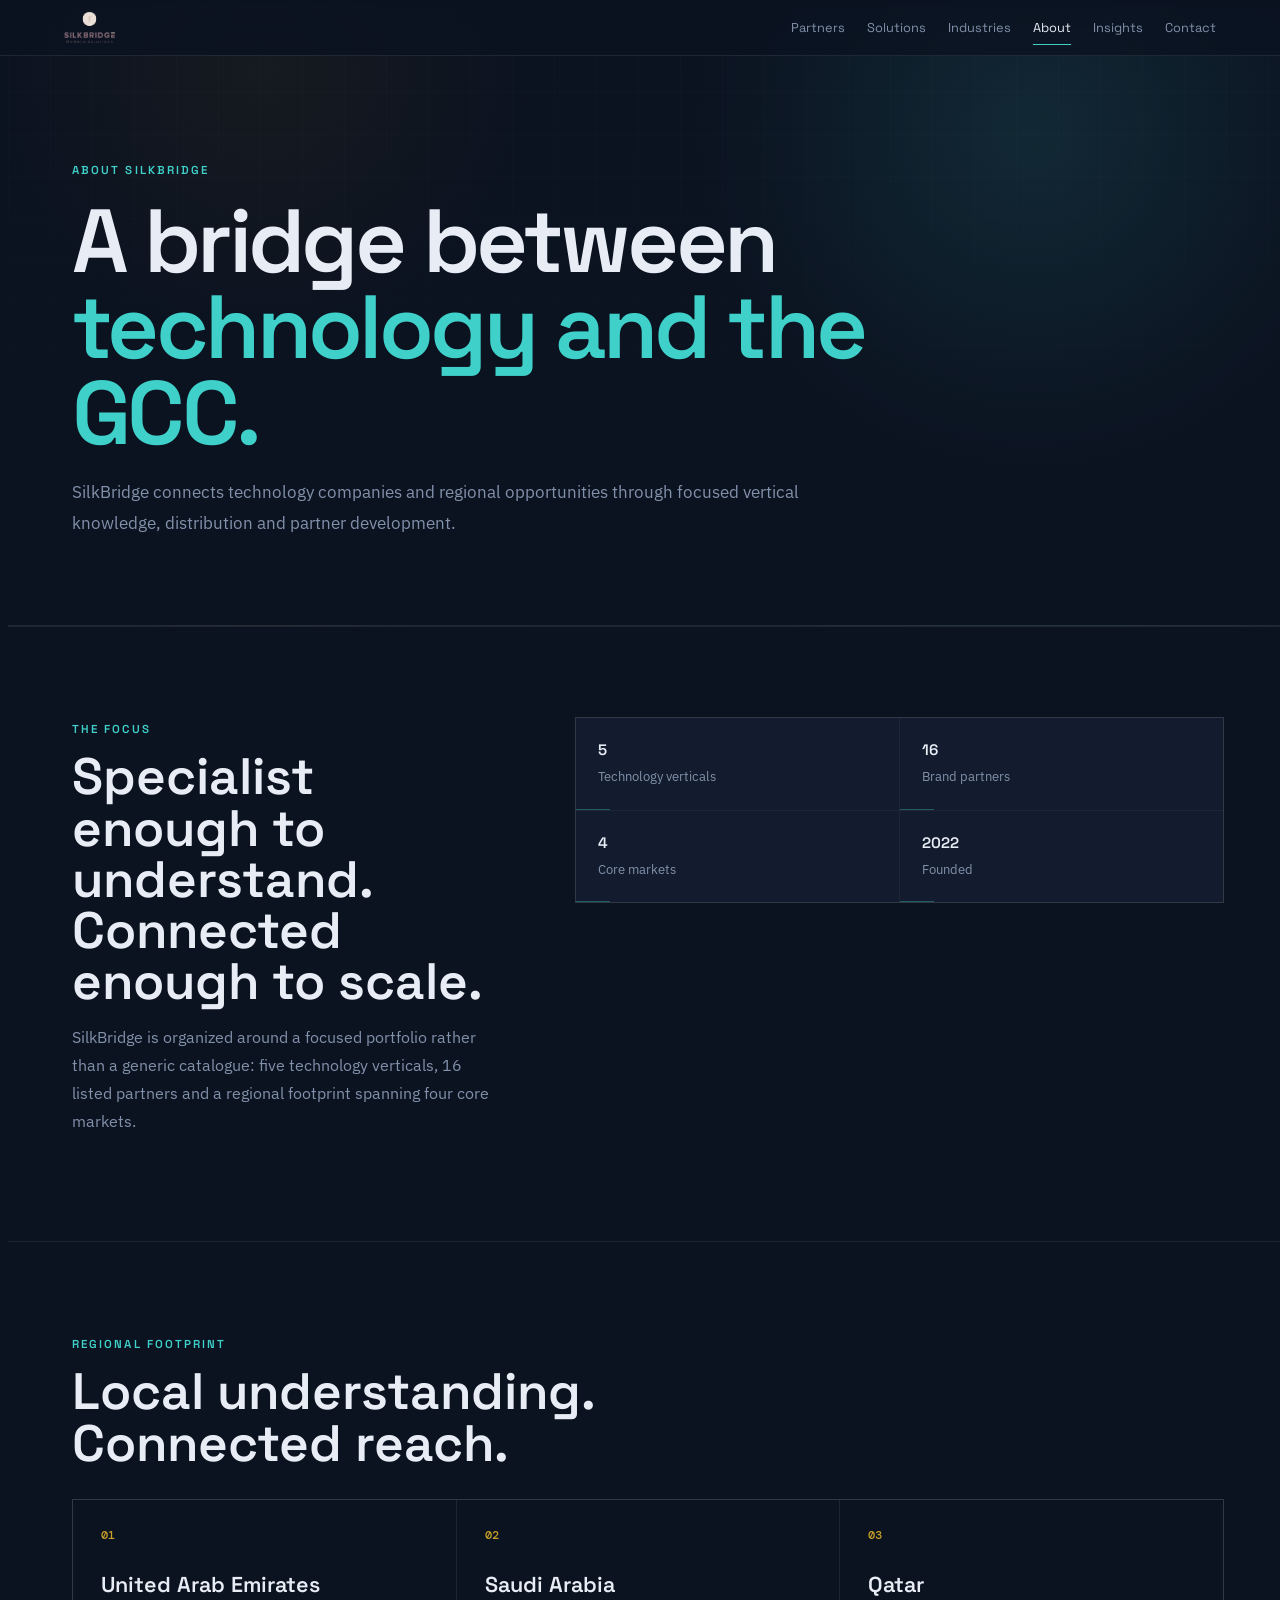
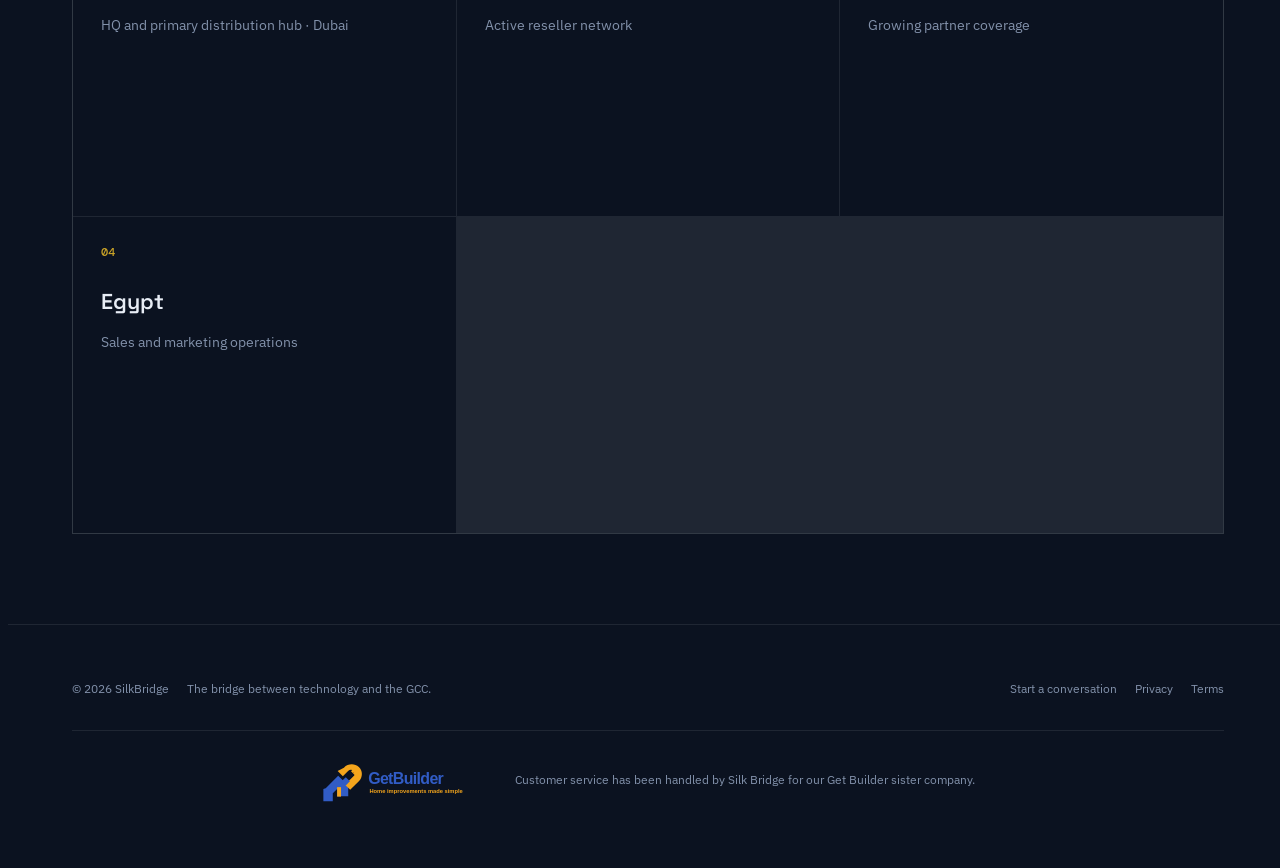
<file: about.html>
<!doctype html><html lang="en"><head><meta charset="utf-8"><meta name="viewport" content="width=device-width,initial-scale=1"><link rel="icon" type="image/png" href="assets/brand/silkbridge-logo-trim.png"><title>About SilkBridge</title><meta name="description" content="About SilkBridge. Connecting global technology with the GCC through specialist verticals and partner development."><meta property="og:title" content="About SilkBridge"><meta property="og:description" content="About SilkBridge. Connecting global technology with the GCC through specialist verticals and partner development."><meta property="og:type" content="website"><meta property="og:image" content="https://silkbridge.eu/assets/photos/10-worldmap-meeting.jpg"><meta property="og:image:alt" content="SilkBridge technology distribution and GCC market access"><meta name="twitter:card" content="summary_large_image"><meta name="twitter:title" content="About SilkBridge"><meta name="twitter:description" content="About SilkBridge. Connecting global technology with the GCC through specialist verticals and partner development."><meta name="twitter:image" content="https://silkbridge.eu/assets/photos/10-worldmap-meeting.jpg"><link rel="preconnect" href="https://fonts.googleapis.com"><link href="https://fonts.googleapis.com/css2?family=Space+Grotesk:wght@500;600;700&family=IBM+Plex+Sans:wght@400;500;600&family=DM+Mono:wght@400;500&display=swap" rel="stylesheet"><link rel="stylesheet" href="assets/css/ecosystem.css">  <link rel="canonical" href="https://silkbridge.eu/about.html">
</head><body class="eco-page"><main><section class="eco-header"><div class="eco-shell"><span class="eco-kicker">About SilkBridge</span><h1 class="eco-title">A bridge between<br><span style="color:var(--teal)">technology and the GCC.</span></h1><p class="eco-lead">SilkBridge connects technology companies and regional opportunities through focused vertical knowledge, distribution and partner development.</p></div></section><section class="eco-section"><div class="eco-shell eco-split"><div><span class="eco-kicker">The focus</span><h2>Specialist enough to understand. Connected enough to scale.</h2><p>SilkBridge is organized around a focused portfolio rather than a generic catalogue: five technology verticals, 16 listed partners and a regional footprint spanning four core markets.</p></div><div class="eco-list"><div class="eco-item"><strong>5</strong><span>Technology verticals</span></div><div class="eco-item"><strong>16</strong><span>Brand partners</span></div><div class="eco-item"><strong>4</strong><span>Core markets</span></div><div class="eco-item"><strong>2022</strong><span>Founded</span></div></div></div></section><section class="eco-section"><div class="eco-shell"><span class="eco-kicker">Regional footprint</span><h2>Local understanding. Connected reach.</h2><div class="eco-grid" id="markets" style="margin-top:30px"></div></div></section></main><script type="module">import{silkBridge}from"./assets/js/ecosystem-data.js";import{esc,renderNav,renderFooter}from"./assets/js/ecosystem-ui.js";renderNav();document.getElementById("markets").innerHTML=silkBridge.markets.map((x,i)=>'<article class="eco-card"><div class="eco-index">0'+(i+1)+'</div><h3>'+esc(x.name)+'</h3><p>'+esc(x.role)+(x.city?" · "+esc(x.city):"")+'</p></article>').join("");renderFooter();</script></body></html>
</file>
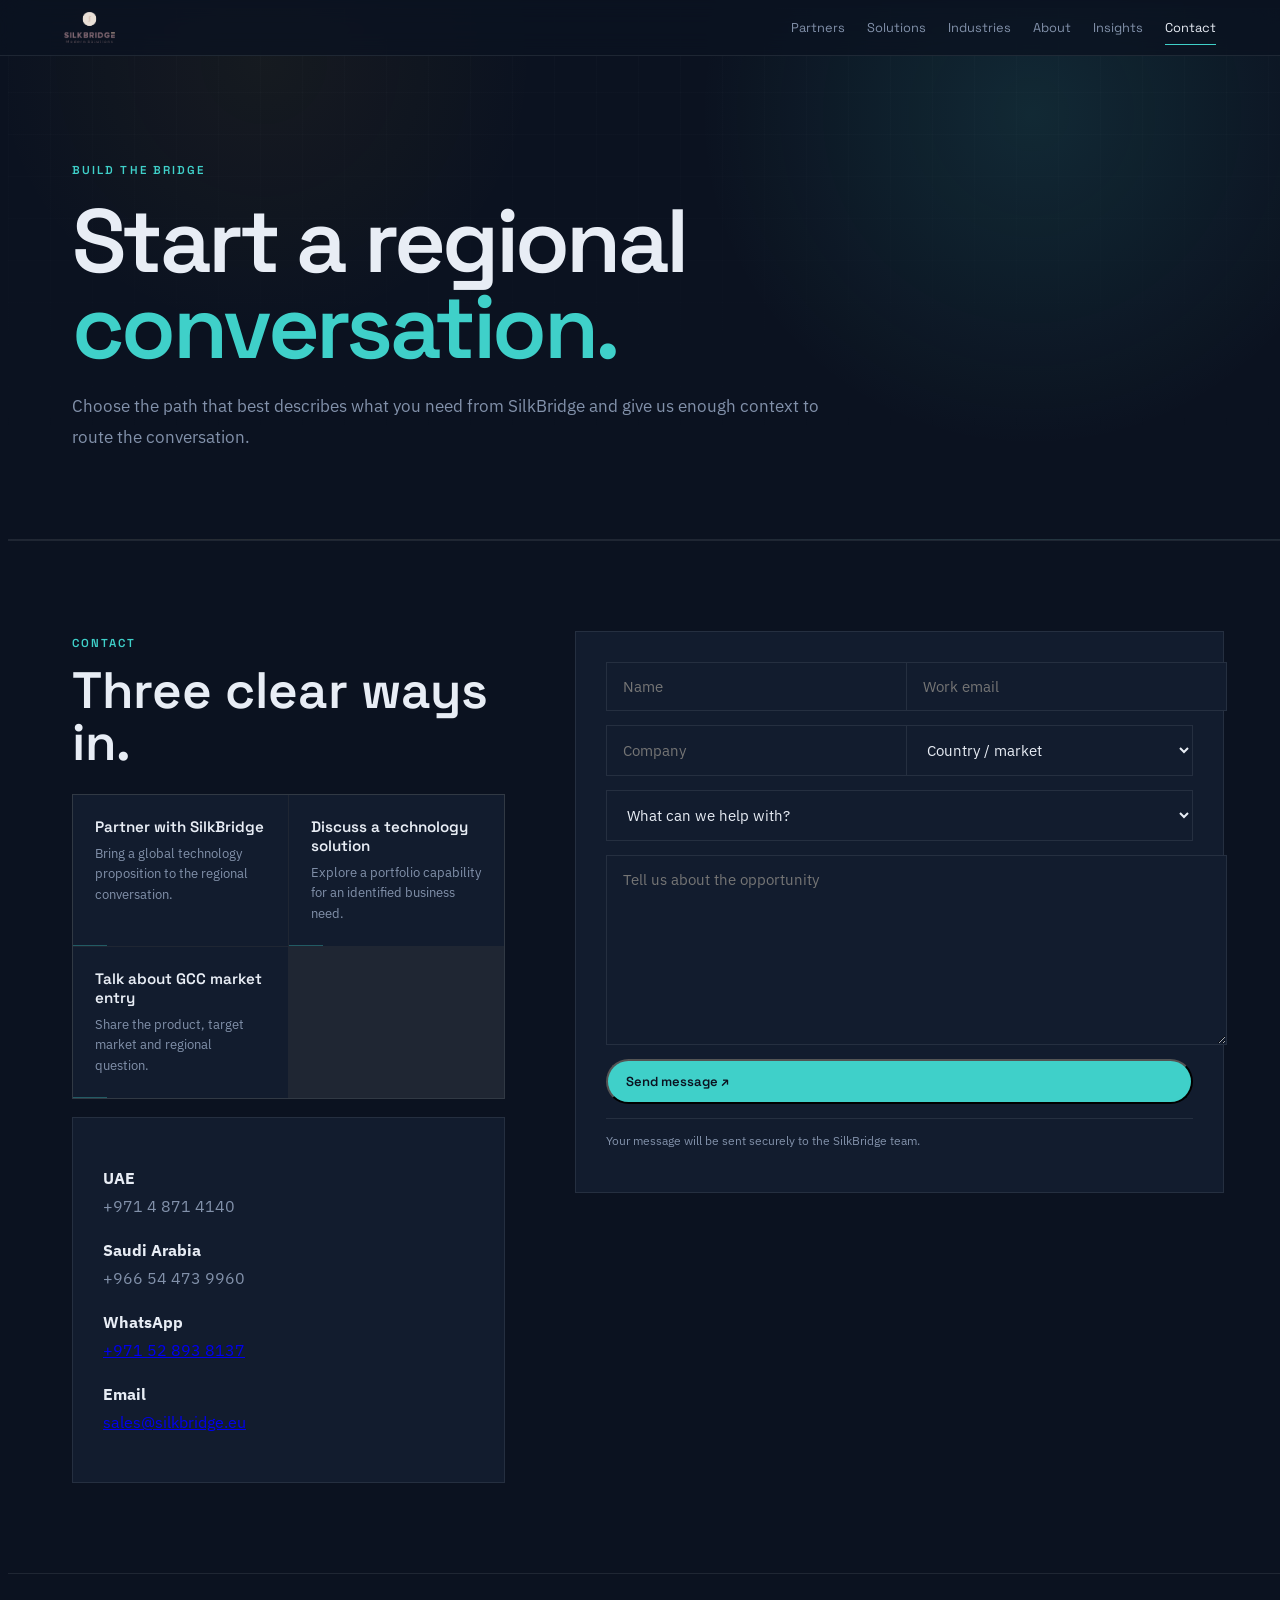
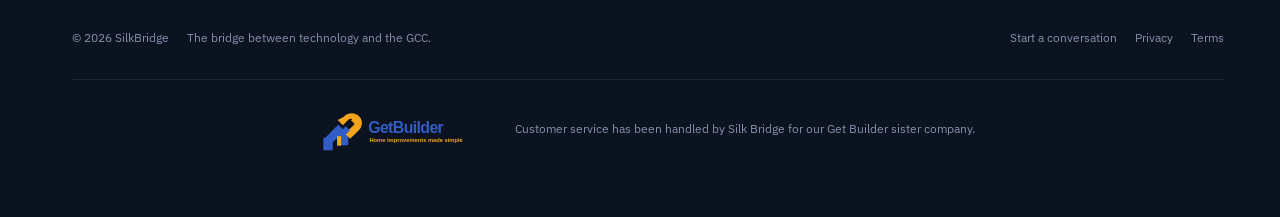
<file: contact.html>
<!doctype html><html lang="en"><head><meta charset="utf-8"><meta name="viewport" content="width=device-width,initial-scale=1"><title>Contact SilkBridge</title><meta name="description" content="Contact SilkBridge to discuss a partner opportunity, technology solution or GCC market entry."><link rel="preconnect" href="https://fonts.googleapis.com"><link href="https://fonts.googleapis.com/css2?family=Space+Grotesk:wght@500;600;700&family=IBM+Plex+Sans:wght@400;500;600&family=DM+Mono:wght@400;500&display=swap" rel="stylesheet"><link rel="stylesheet" href="assets/css/ecosystem.css"><link rel="canonical" href="https://silkbridge.eu/contact.html"></head><body class="eco-page"><main><section class="eco-header"><div class="eco-shell"><span class="eco-kicker">Build the bridge</span><h1 class="eco-title">Start a regional<br><span style="color:var(--teal)">conversation.</span></h1><p class="eco-lead">Choose the path that best describes what you need from SilkBridge and give us enough context to route the conversation.</p></div></section><section class="eco-section"><div class="eco-shell eco-split"><div><span class="eco-kicker">Contact</span><h2>Three clear ways in.</h2><div class="eco-list" style="margin-top:26px"><div class="eco-item"><strong>Partner with SilkBridge</strong><span>Bring a global technology proposition to the regional conversation.</span></div><div class="eco-item"><strong>Discuss a technology solution</strong><span>Explore a portfolio capability for an identified business need.</span></div><div class="eco-item"><strong>Talk about GCC market entry</strong><span>Share the product, target market and regional question.</span></div></div><div class="eco-panel" style="margin-top:18px"><p><strong style="color:var(--text)">UAE</strong><br>+971 4 871 4140</p><p><strong style="color:var(--text)">Saudi Arabia</strong><br>+966 54 473 9960</p><p><strong style="color:var(--text)">WhatsApp</strong><br><a id="whatsappLink" href="https://wa.me/971528938137" target="_blank" rel="noopener">+971 52 893 8137</a></p><p><strong style="color:var(--text)">Email</strong><br><a href="mailto:sales@silkbridge.eu">sales@silkbridge.eu</a></p></div></div><div class="eco-panel"><form class="eco-form" id="contactForm" novalidate><input type="hidden" name="access_key" value="880d6436-d077-4724-8f79-43f9cceeab52"><input type="hidden" name="subject" id="formSubject" value="New SilkBridge website enquiry"><input type="hidden" name="from_name" value="SilkBridge Website"><input type="text" name="botcheck" tabindex="-1" autocomplete="off" style="position:absolute;left:-9999px;opacity:0" aria-hidden="true"><div class="eco-form-row"><input name="name" placeholder="Name" aria-label="Name" autocomplete="name" required><input name="email" type="email" placeholder="Work email" aria-label="Work email" autocomplete="email" required></div><div class="eco-form-row"><input name="company" placeholder="Company" aria-label="Company" autocomplete="organization" required><select name="country" aria-label="Country / market" required><option value="">Country / market</option><option>UAE</option><option>Saudi Arabia</option><option>Qatar</option><option>Egypt</option><option>Other</option></select></div><select name="interest" id="interest" aria-label="What can we help with?" required><option value="">What can we help with?</option><option>Partner with SilkBridge</option><option>Discuss a technology solution</option><option>Talk about GCC market entry</option></select><textarea name="message" placeholder="Tell us about the opportunity" aria-label="Tell us about the opportunity" required></textarea><button class="eco-btn" type="submit">Send message ↗</button><div id="status" class="eco-note" role="status" aria-live="polite">Your message will be sent securely to the SilkBridge team.</div></form></div></div></section></main><script type="module">import{renderNav,renderFooter,track}from"./assets/js/ecosystem-ui.js";renderNav();const params=new URLSearchParams(location.search),interest=params.get("interest"),interestSelect=document.getElementById("interest");function applyInterest(value){if(!value||!interestSelect)return;let option=[...interestSelect.options].find(o=>o.value===value);if(!option){option=new Option(value,value);interestSelect.add(option)}interestSelect.value=value}applyInterest(interest);document.getElementById("whatsappLink")?.addEventListener("click",()=>track("whatsapp_click"));const form=document.getElementById("contactForm"),status=document.getElementById("status"),subject=document.getElementById("formSubject");form.addEventListener("focusin",()=>track("contact_start"),{once:true});form.addEventListener("submit",async e=>{e.preventDefault();const d=new FormData(form),name=String(d.get("name")||"").trim(),email=String(d.get("email")||"").trim(),company=String(d.get("company")||"").trim(),country=String(d.get("country")||"").trim(),interest=String(d.get("interest")||"").trim(),message=String(d.get("message")||"").trim();if(!name||!email.includes("@")||!company||!country||!interest||!message){status.textContent="Please complete all fields with a valid work email.";return}if(String(d.get("botcheck")||""))return;subject.value="New SilkBridge website enquiry: "+interest;d.set("subject",subject.value);status.textContent="Sending your message…";const submit=form.querySelector("button[type=submit]");submit.disabled=true;try{const response=await fetch("https://api.web3forms.com/submit",{method:"POST",body:d,headers:{Accept:"application/json"}});const result=await response.json();if(!response.ok||!result.success)throw new Error(result.message||"Submission failed");form.reset();applyInterest(interest);status.textContent="Message sent successfully. Thank you. Our team will review your request and get back to you shortly.";track("contact_submit",{interest})}catch(err){console.error(err);status.textContent="We couldn’t send your message right now. Please email sales@silkbridge.eu directly.";track("contact_error",{interest})}finally{submit.disabled=false}});renderFooter();</script></body></html>
</file>
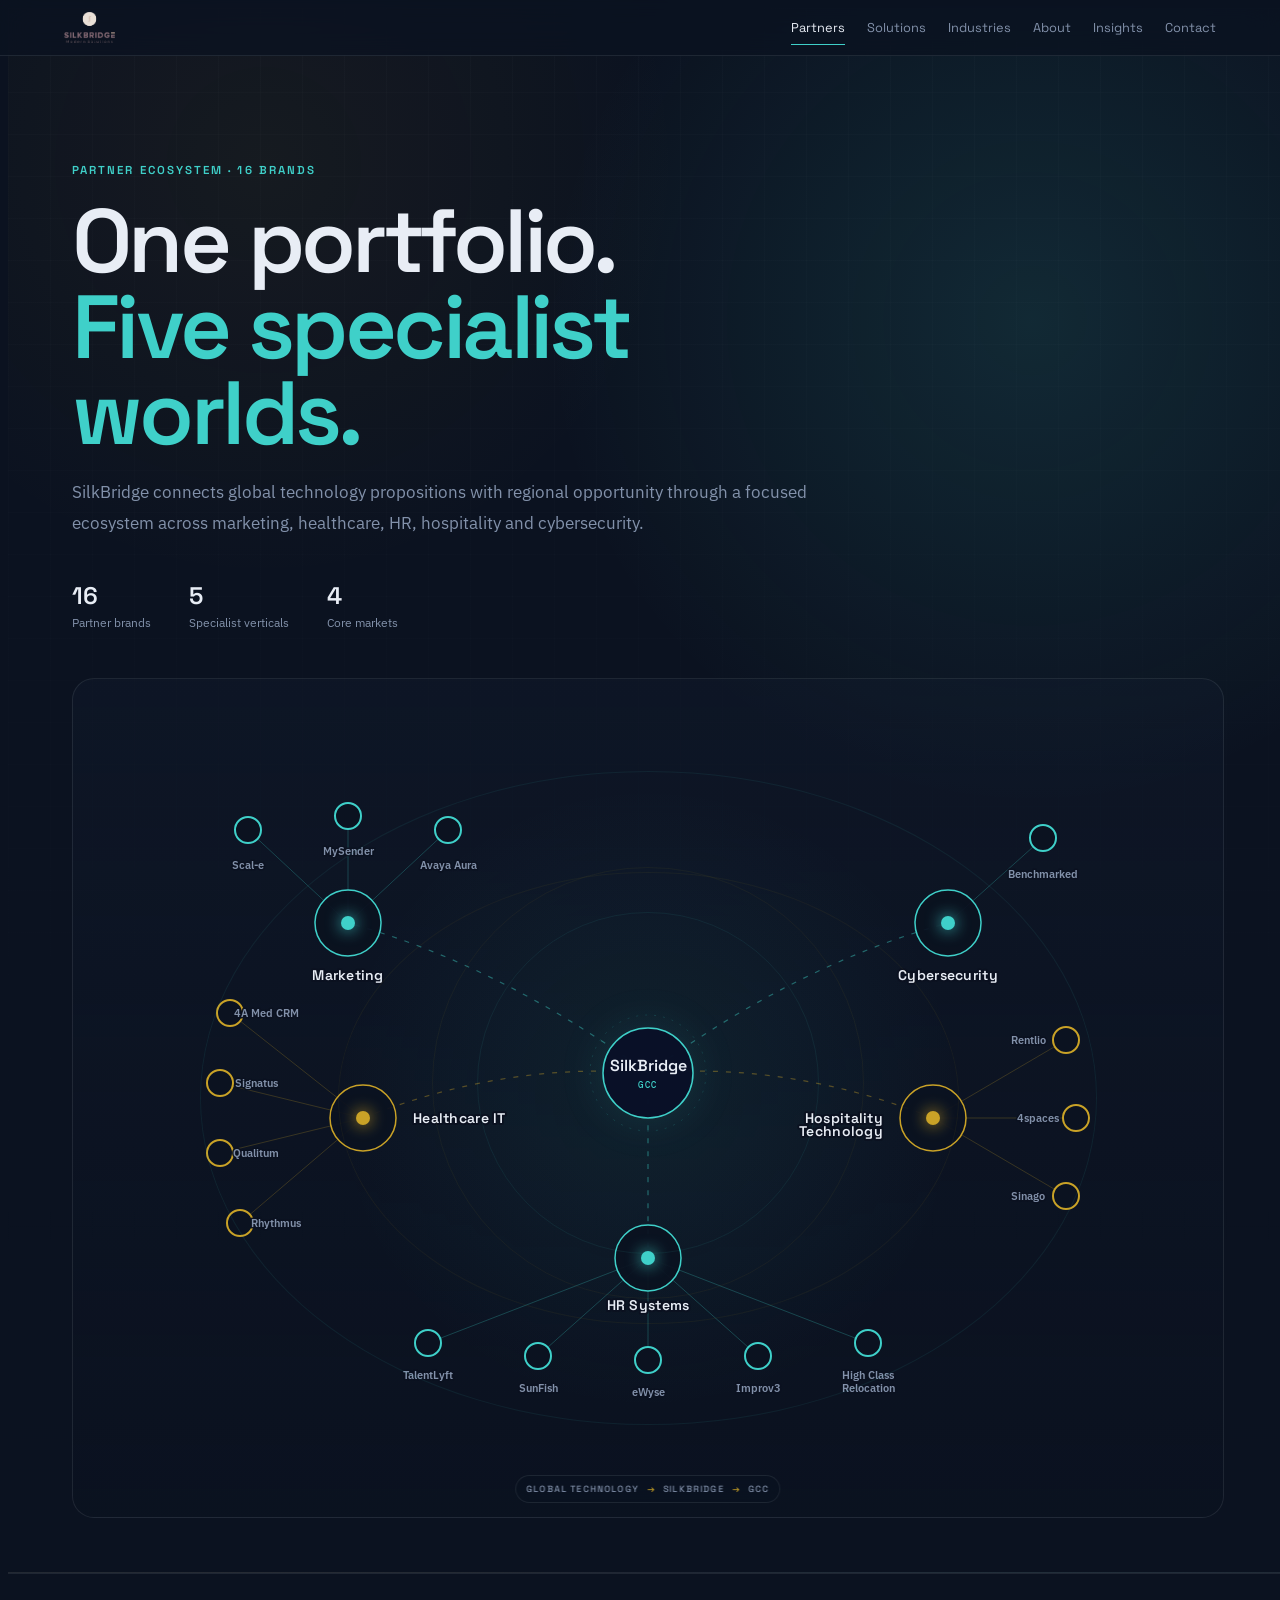
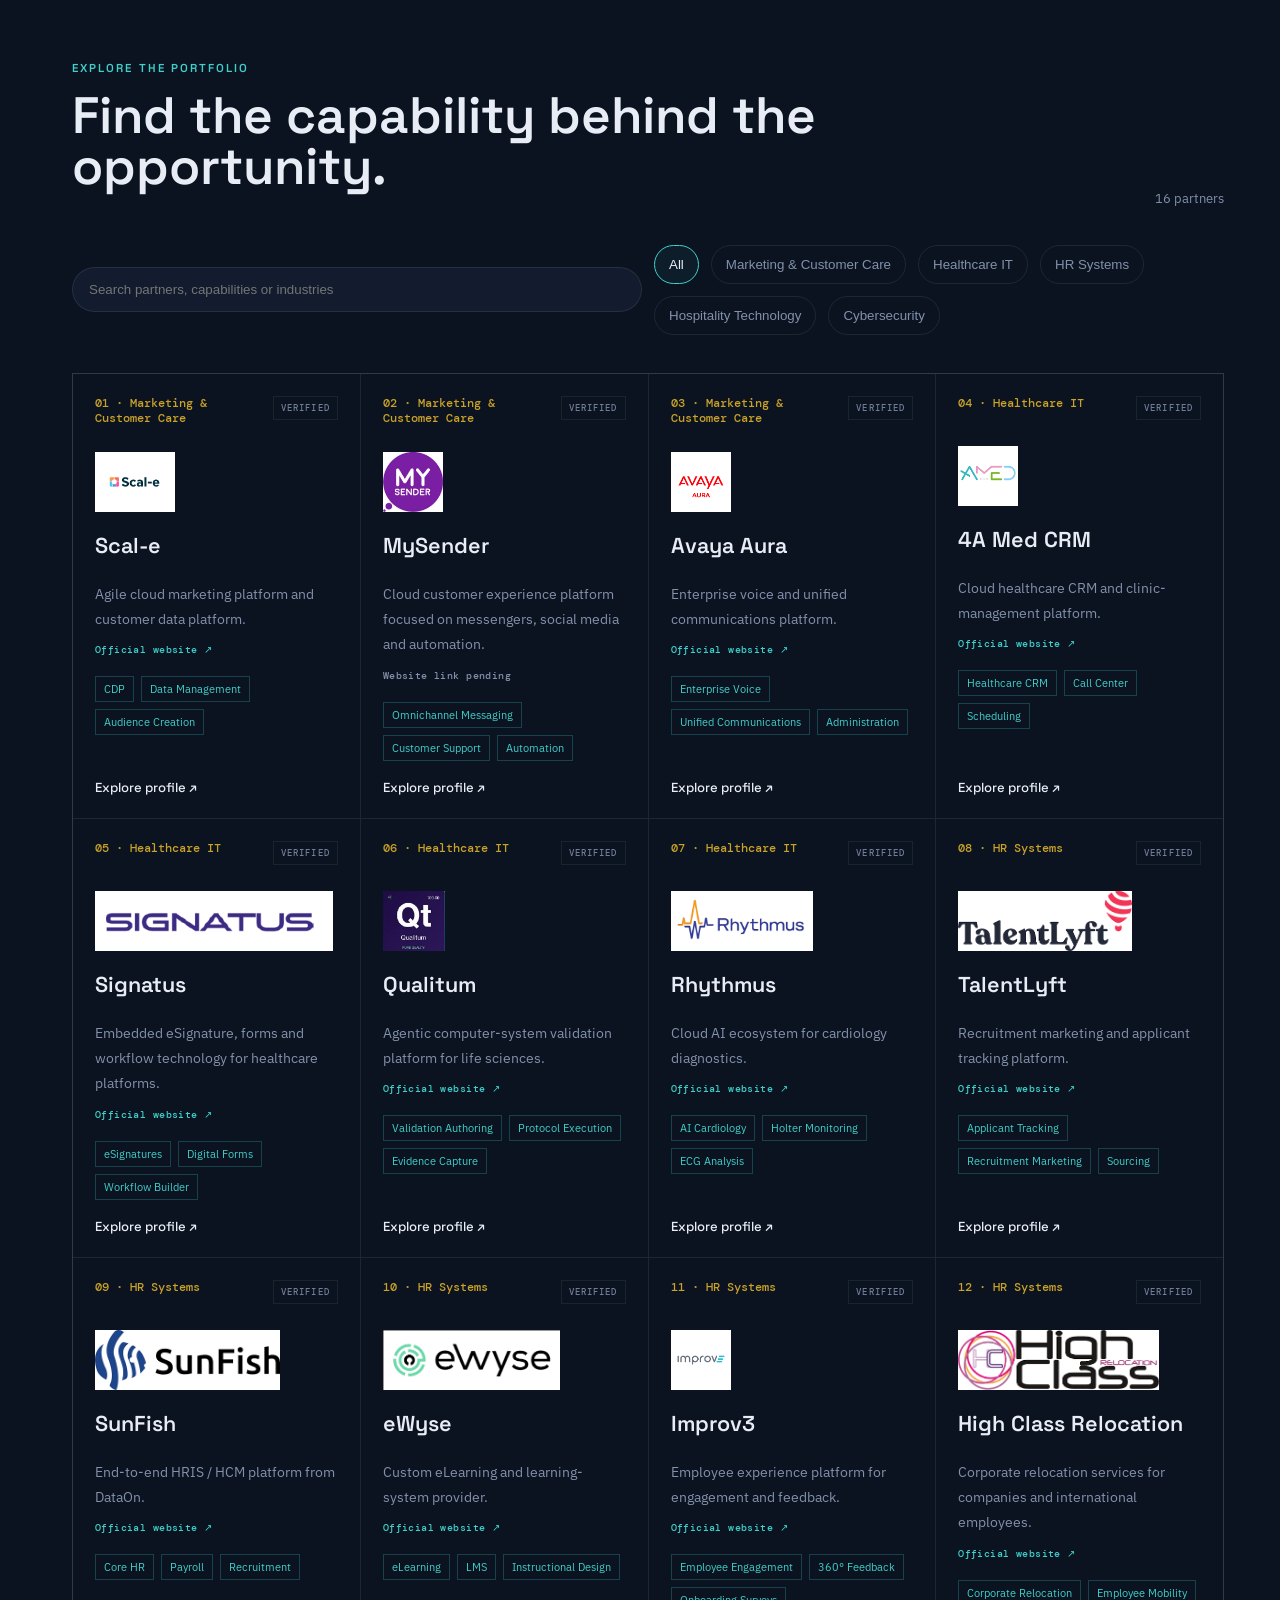
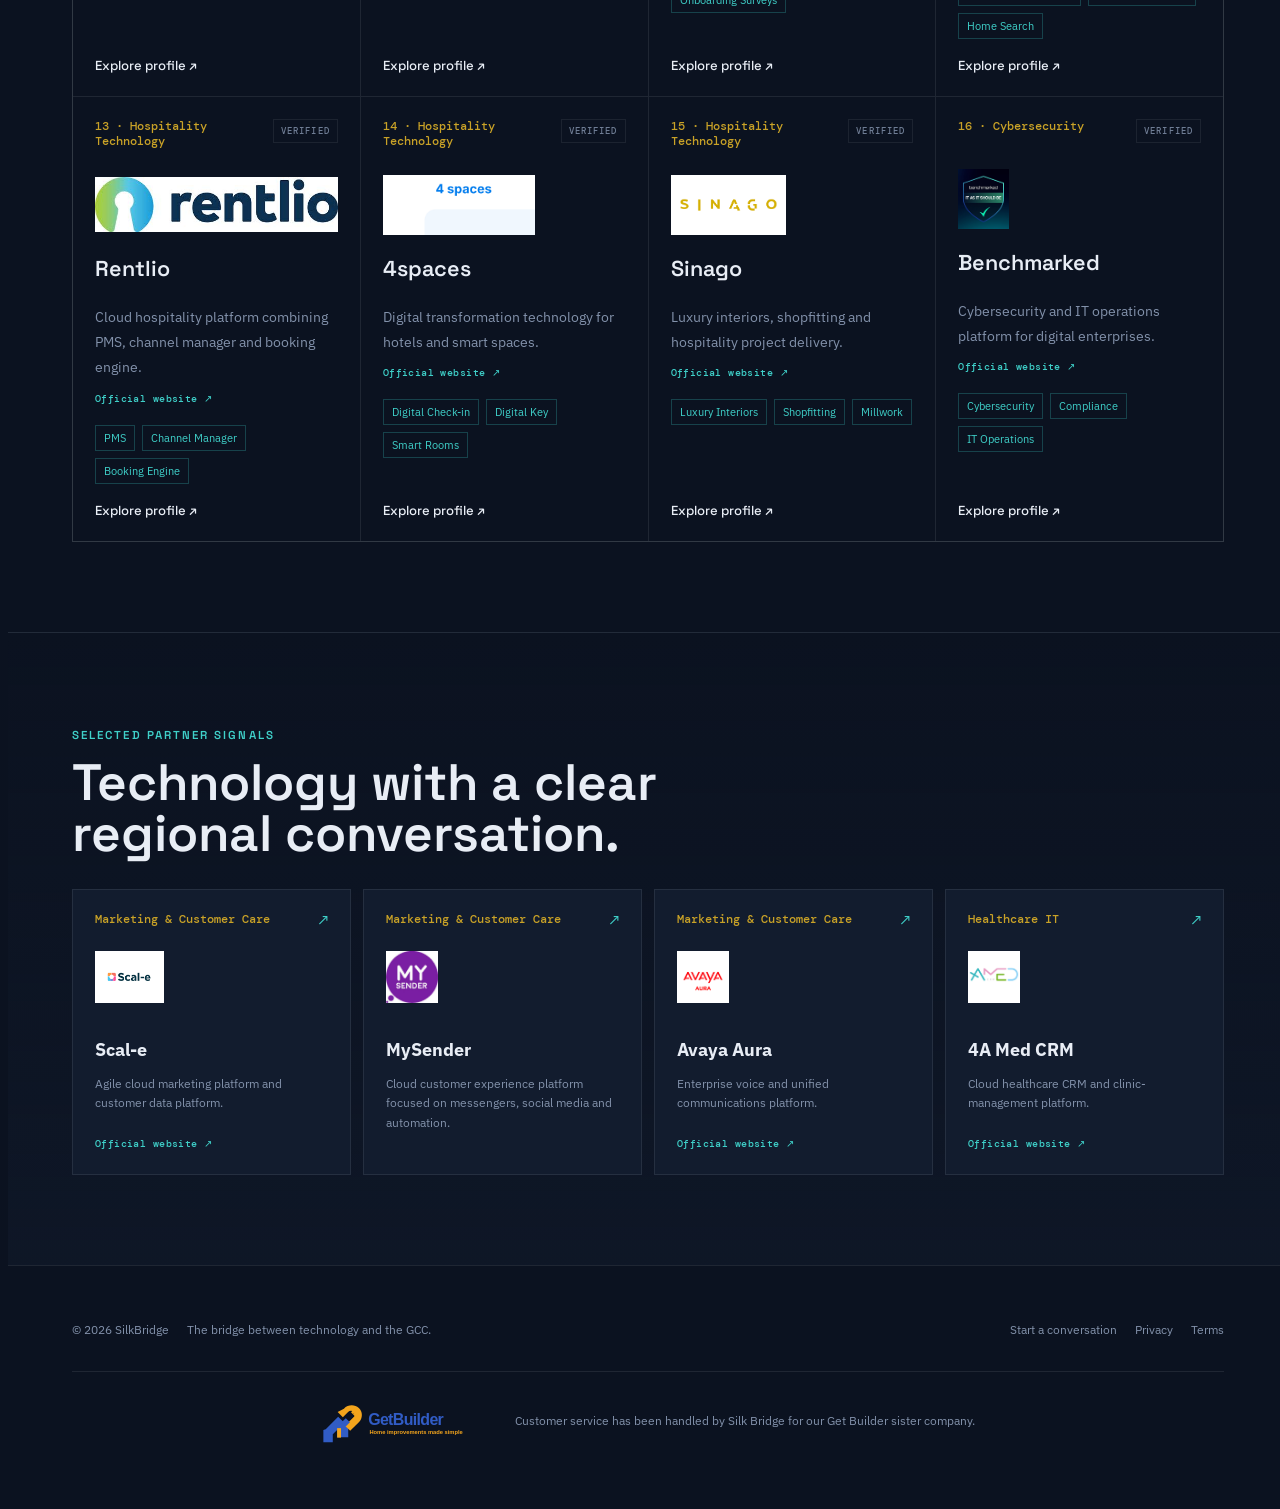
<file: ecosystem.html>
<!doctype html>
<html lang="en">
<head>
<meta charset="utf-8">
<meta name="viewport" content="width=device-width,initial-scale=1"><link rel="icon" type="image/png" href="assets/brand/silkbridge-logo-trim.png">
<title>Partner Ecosystem | SilkBridge</title>
<meta name="description" content="Explore the SilkBridge technology partner ecosystem across five specialist verticals."><meta property="og:title" content="Partner Ecosystem | SilkBridge"><meta property="og:description" content="Explore the SilkBridge technology partner ecosystem across five specialist verticals."><meta property="og:type" content="website"><meta property="og:image" content="https://silkbridge.eu/assets/photos/10-worldmap-meeting.jpg"><meta property="og:image:alt" content="SilkBridge technology distribution and GCC market access"><meta name="twitter:card" content="summary_large_image"><meta name="twitter:title" content="Partner Ecosystem | SilkBridge"><meta name="twitter:description" content="Explore the SilkBridge technology partner ecosystem across five specialist verticals."><meta name="twitter:image" content="https://silkbridge.eu/assets/photos/10-worldmap-meeting.jpg">
<link rel="preconnect" href="https://fonts.googleapis.com">
<link href="https://fonts.googleapis.com/css2?family=Space+Grotesk:wght@500;600;700&family=IBM+Plex+Sans:wght@400;500;600&family=DM+Mono:wght@400;500&display=swap" rel="stylesheet">
<link rel="stylesheet" href="assets/css/ecosystem.css">
  <link rel="canonical" href="https://silkbridge.eu/ecosystem.html">
</head>
<body class="eco-page">
<main>
<section class="eco-header ecosystem-hero">
  <div class="eco-shell">
    <div class="eco-hero-grid">
      <div>
        <span class="eco-kicker">Partner ecosystem · 16 brands</span>
        <h1 class="eco-title">One portfolio.<br><span style="color:var(--teal)">Five specialist worlds.</span></h1>
        <p class="eco-lead">SilkBridge connects global technology propositions with regional opportunity through a focused ecosystem across marketing, healthcare, HR, hospitality and cybersecurity.</p>
        <div class="eco-hero-stats">
          <div><strong>16</strong><span>Partner brands</span></div>
          <div><strong>5</strong><span>Specialist verticals</span></div>
          <div><strong>4</strong><span>Core markets</span></div>
        </div>
      </div>
      <div class="ecosystem-visual" aria-label="Interactive SilkBridge partner ecosystem map">
        <div class="ecosystem-orbit orbit-a"></div>
        <div class="ecosystem-orbit orbit-b"></div>
        <svg id="ecosystemGraph" viewBox="0 0 980 650" role="img" aria-labelledby="ecosystemGraphTitle ecosystemGraphDesc">
          <title id="ecosystemGraphTitle">SilkBridge technology ecosystem</title>
          <desc id="ecosystemGraphDesc">SilkBridge at the center connects five technology verticals and their partner brands.</desc>
          <g id="graphLines"></g><g id="graphNodes"></g>
        </svg>
        <div id="mobileEcosystem" class="mobile-ecosystem" aria-label="SilkBridge ecosystem by vertical"></div>
        <div class="ecosystem-visual-caption"><span>GLOBAL TECHNOLOGY</span><b>→</b><span>SilkBridge</span><b>→</b><span>GCC</span></div>
      </div>
    </div>
  </div>
</section>

<section class="eco-section ecosystem-explorer">
  <div class="eco-shell">
    <div class="eco-section-head">
      <div><span class="eco-kicker">Explore the portfolio</span><h2>Find the capability behind the opportunity.</h2></div>
      <span id="count" class="eco-count">16 partners</span>
    </div>
    <div class="eco-toolbar">
      <label class="eco-search-wrap"><span class="sr-only">Search partners</span><input id="partnerSearch" class="eco-search" type="search" placeholder="Search partners, capabilities or industries" aria-label="Search partners"></label>
      <div id="filters" class="eco-toolbar eco-toolbar-filters" aria-label="Filter partners by vertical"></div>
    </div>
    <div id="grid" class="eco-grid ecosystem-grid"></div>
  </div>
</section>

<section class="eco-section ecosystem-spotlight">
  <div class="eco-shell">
    <span class="eco-kicker">Selected partner signals</span>
    <h2>Technology with a clear regional conversation.</h2>
    <div class="spotlight-grid" id="spotlight"></div>
  </div>
</section>
</main>

<script type="module">
import{silkBridge}from"./assets/js/ecosystem-data.js";
import{verticalById,esc,renderNav,renderFooter,track}from"./assets/js/ecosystem-ui.js";
renderNav();

const logoMap={
  "scal-e":"scal-e.png","mysender":"mysender.png","avaya-aura":"avaya-aura.png","4a-med-crm":"amed-crm.png",
  "signatus":"signatus.png","qualitum":"qualitum.png","rhythmus":"rhythmus.png","talentlyft":"talentlyft.png",
  "sunfish":"sunfish.png","ewyse":"ewyse.png","improv3":"improv3.png","high-class-relocation":"high-class-relocation.png",
  "rentlio":"rentlio.png","4spaces":"4spaces.png","sinago":"sinago.png","benchmarked":"benchmarked.png"
};

const grid=document.getElementById("grid"),search=document.getElementById("partnerSearch"),count=document.getElementById("count"),graph=document.getElementById("ecosystemGraph"),lines=document.getElementById("graphLines"),nodes=document.getElementById("graphNodes");
let active="all";

const palette={marketing:"teal",healthcare:"gold",hr:"teal",hospitality:"gold",cybersecurity:"teal"};
const positions={
  marketing:{x:190,y:165,labelX:190,labelY:222,labelAnchor:"middle"},
  healthcare:{x:205,y:360,labelX:255,labelY:365,labelAnchor:"start"},
  hr:{x:490,y:500,labelX:490,labelY:552,labelAnchor:"middle"},
  hospitality:{x:775,y:360,labelX:725,labelY:365,labelAnchor:"end"},
  cybersecurity:{x:790,y:165,labelX:790,labelY:222,labelAnchor:"middle"}
};
const partnerLayouts={
  marketing:[
    {x:90,y:72,labelX:90,labelY:111,anchor:"middle"},
    {x:190,y:58,labelX:190,labelY:97,anchor:"middle"},
    {x:290,y:72,labelX:290,labelY:111,anchor:"middle"}
  ],
  healthcare:[
    {x:72,y:255,labelX:108,labelY:259,anchor:"start"},
    {x:62,y:325,labelX:98,labelY:329,anchor:"start"},
    {x:62,y:395,labelX:98,labelY:399,anchor:"start"},
    {x:82,y:465,labelX:118,labelY:469,anchor:"start"}
  ],
  hr:[
    {x:270,y:585,labelX:270,labelY:621,anchor:"middle"},
    {x:380,y:598,labelX:380,labelY:634,anchor:"middle"},
    {x:490,y:602,labelX:490,labelY:638,anchor:"middle"},
    {x:600,y:598,labelX:600,labelY:634,anchor:"middle"},
    {x:710,y:585,labelX:710,labelY:621,anchor:"middle"}
  ],
  hospitality:[
    {x:908,y:282,labelX:870,labelY:286,anchor:"end"},
    {x:918,y:360,labelX:880,labelY:364,anchor:"end"},
    {x:908,y:438,labelX:870,labelY:442,anchor:"end"}
  ],
  cybersecurity:[
    {x:885,y:80,labelX:885,labelY:120,anchor:"middle"}
  ]
};

function labelLines(value,maxChars=17){
  const words=String(value).split(" ");
  const lines=[];let line="";
  words.forEach(word=>{
    const next=line?line+" "+word:word;
    if(line&&next.length>maxChars&&lines.length<1){lines.push(line);line=word}else line=next;
  });
  if(line)lines.push(line);
  return lines.slice(0,2);
}
function svgLabel(value,x,y,anchor="middle",className="partner-label"){
  const lines=labelLines(value);
  return '<text x="'+x+'" y="'+y+'" class="'+className+'" text-anchor="'+anchor+'">'+lines.map((line,i)=>'<tspan x="'+x+'" dy="'+(i===0?0:13)+'">'+esc(line)+'</tspan>').join("")+'</text>';
}

function shortLogoName(slug){return "assets/logos/"+logoMap[slug]}

function renderGraph(){
  const center={x:490,y:315};
  lines.innerHTML="";
  nodes.innerHTML="";
  silkBridge.verticals.forEach(v=>{
    const p=positions[v.id],partnerLayout=partnerLayouts[v.id]||[];
    const path=document.createElementNS("http://www.w3.org/2000/svg","path");
    const controlY=v.id==="hr"?410:((center.y+p.y)/2-34);
    path.setAttribute("d",`M ${center.x} ${center.y} Q ${(center.x+p.x)/2} ${controlY} ${p.x} ${p.y}`);
    path.setAttribute("class","graph-connector "+palette[v.id]);
    path.dataset.vertical=v.id;
    lines.appendChild(path);

    const group=document.createElementNS("http://www.w3.org/2000/svg","g");
    group.setAttribute("class","graph-node vertical-node "+palette[v.id]);
    group.dataset.vertical=v.id;
    group.setAttribute("tabindex","0");
    group.setAttribute("role","button");
    group.setAttribute("aria-label",`Explore ${v.title}`);
    const verticalName=v.title.replace(" & Customer Care","");
    group.innerHTML=`<circle cx="${p.x}" cy="${p.y}" r="33" class="node-ring"></circle><circle cx="${p.x}" cy="${p.y}" r="7" class="node-core"></circle>`+svgLabel(verticalName,p.labelX,p.labelY,p.labelAnchor,"node-label");
    nodes.appendChild(group);

    const partners=silkBridge.partners.filter(partner=>partner.vertical===v.id);
    partners.forEach((partner,idx)=>{
      const layout=partnerLayout[idx];
      if(!layout)return;
      const pg=document.createElementNS("http://www.w3.org/2000/svg","g");
      pg.setAttribute("class","graph-node partner-node "+palette[v.id]);
      pg.dataset.vertical=v.id;
      pg.dataset.partner=partner.slug;
      pg.setAttribute("tabindex","0");
      pg.setAttribute("role","link");
      pg.setAttribute("aria-label",`Open ${partner.name} partner profile`);
      pg.innerHTML=`<circle cx="${layout.x}" cy="${layout.y}" r="13" class="partner-dot"></circle>`+svgLabel(partner.name,layout.labelX,layout.labelY,layout.anchor,"partner-label");
      nodes.appendChild(pg);

      const pl=document.createElementNS("http://www.w3.org/2000/svg","line");
      pl.setAttribute("x1",p.x);pl.setAttribute("y1",p.y);pl.setAttribute("x2",layout.x);pl.setAttribute("y2",layout.y);
      pl.setAttribute("class","partner-connector "+palette[v.id]);
      pl.dataset.vertical=v.id;
      lines.appendChild(pl);
    });
  });

  const core=document.createElementNS("http://www.w3.org/2000/svg","g");
  core.setAttribute("class","graph-core");
  core.innerHTML=`<circle cx="${center.x}" cy="${center.y}" r="58" class="core-halo"></circle><circle cx="${center.x}" cy="${center.y}" r="45" class="core-disc"></circle><text x="${center.x}" y="${center.y-2}" text-anchor="middle" class="core-title">SilkBridge</text><text x="${center.x}" y="${center.y+15}" text-anchor="middle" class="core-sub">GCC</text>`;
  nodes.appendChild(core);
}
renderGraph();
function renderMobileEcosystem(){
  const mobile=document.getElementById("mobileEcosystem");
  mobile.innerHTML=silkBridge.verticals.map(v=>{
    const partners=silkBridge.partners.filter(p=>p.vertical===v.id);
    const id='mobile-eco-'+v.id;return '<section class="mobile-eco-group"><button type="button" class="mobile-eco-head" aria-expanded="false" aria-controls="'+id+'"><span>'+esc(v.index)+'</span><strong>'+esc(v.title)+'</strong><b aria-hidden="true">+</b></button><div class="mobile-eco-partners" id="'+id+'">'+partners.map(p=>'<a href="partner.html?slug='+encodeURIComponent(p.slug)+'">'+esc(p.name)+' <span>↗</span></a>').join("")+'</div></section>';
  }).join("");
  const first=mobile.querySelector(".mobile-eco-group");
  if(first){first.classList.add("open");first.querySelector(".mobile-eco-head")?.setAttribute("aria-expanded","true")}
  mobile.querySelectorAll(".mobile-eco-head").forEach(btn=>btn.addEventListener("click",()=>{
    const group=btn.closest(".mobile-eco-group");
    const open=group.classList.toggle("open");
    btn.setAttribute("aria-expanded",String(open));
  }));
}
renderMobileEcosystem();

function card(p,i){
 const v=verticalById(p.vertical);
 return '<article class="eco-card ecosystem-card"><div class="ecosystem-card-top"><span class="eco-index">'+String(i+1).padStart(2,"0")+' · '+esc(v?.title||"Partner")+'</span><span class="ecosystem-status">'+(p.verified?"VERIFIED":"PORTFOLIO")+'</span></div><div class="partner-logo-frame"><img loading="lazy" decoding="async" src="'+shortLogoName(p.slug)+'" alt="'+esc(p.name)+'"></div><h3>'+esc(p.name)+'</h3><p>'+esc(p.short)+'</p>'+(p.website?'<a class="partner-site-mini" target="_blank" rel="noopener" href="'+esc(p.website)+'">Official website ↗</a>':'<span class="partner-site-mini muted">Website link pending</span>')+'<div class="eco-tags">'+p.capabilities.slice(0,3).map(x=>'<span class="eco-tag">'+esc(x)+"</span>").join("")+'</div><a class="eco-link" href="partner.html?slug='+encodeURIComponent(p.slug)+'" data-partner="'+esc(p.slug)+'">Explore profile ↗</a></article>';
}
function paint(){
 const q=search.value.trim().toLowerCase();
 const rows=silkBridge.partners.filter(p=>(active==="all"||p.vertical===active)&&[p.name,p.short,p.description,...p.capabilities,...p.industries].join(" ").toLowerCase().includes(q));
 count.textContent=rows.length+" "+(rows.length===1?"partner":"partners");
 grid.innerHTML=rows.length?rows.map(card).join(""):'<div class="eco-empty">No partner matches this search.</div>';
 grid.querySelectorAll("[data-partner]").forEach(a=>a.addEventListener("click",()=>track("partner_cta_click",{partner:a.dataset.partner})));
 document.querySelectorAll(".ecosystem-card").forEach((el,i)=>requestAnimationFrame(()=>el.style.setProperty("--i",i)));
}
const filters=[["all","All"],...silkBridge.verticals.map(v=>[v.id,v.title])];
document.getElementById("filters").innerHTML=filters.map(f=>'<button class="eco-filter '+(f[0]==="all"?"active":"")+'" data-filter="'+f[0]+'" aria-pressed="'+(f[0]==="all"?"true":"false")+'">'+esc(f[1])+'</button>').join("");
function setFilter(value){
 active=value;
 document.querySelectorAll(".eco-filter").forEach(x=>{const selected=x.dataset.filter===active;x.classList.toggle("active",selected);x.setAttribute("aria-pressed",String(selected))});
 document.querySelectorAll(".graph-connector,.partner-connector,.graph-node").forEach(el=>el.classList.toggle("dimmed",active!=="all"&&el.dataset.vertical&&el.dataset.vertical!==active));
 paint();
 track("partner_filter",{vertical:active});
}
document.querySelectorAll(".eco-filter").forEach(b=>b.addEventListener("click",()=>setFilter(b.dataset.filter)));
nodes.querySelectorAll(".vertical-node").forEach(node=>{
 const go=()=>setFilter(node.dataset.vertical);
 node.addEventListener("click",go);
 node.addEventListener("keydown",e=>{if(e.key==="Enter"||e.key===" "){e.preventDefault();go();}});
});
nodes.querySelectorAll(".partner-node").forEach(node=>{
  const go=()=>location.href="partner.html?slug="+encodeURIComponent(node.dataset.partner);
  node.addEventListener("click",go);
  node.addEventListener("keydown",e=>{if(e.key==="Enter"||e.key===" "){e.preventDefault();go();}});
});
search.addEventListener("input",paint);

function spotlight(){
 const chosen=silkBridge.partners.filter(p=>p.verified).slice(0,4);
 document.getElementById("spotlight").innerHTML=chosen.map((p,i)=>{
   const v=verticalById(p.vertical);
   return '<a class="spotlight-card" href="partner.html?slug='+encodeURIComponent(p.slug)+'"><span class="eco-index">'+esc(v?.title||"Partner")+'</span><div class="partner-logo-frame"><img loading="lazy" decoding="async" src="'+shortLogoName(p.slug)+'" alt="'+esc(p.name)+'"></div><div><h3>'+esc(p.name)+'</h3><p>'+esc(p.short)+'</p>'+(p.website?'<span class="partner-site-mini">Official website ↗</span>':'')+'</div><span class="spotlight-arrow">↗</span></a>';
 }).join("");
}
spotlight();paint();renderFooter();
</script>
</body>
</html>
</file>
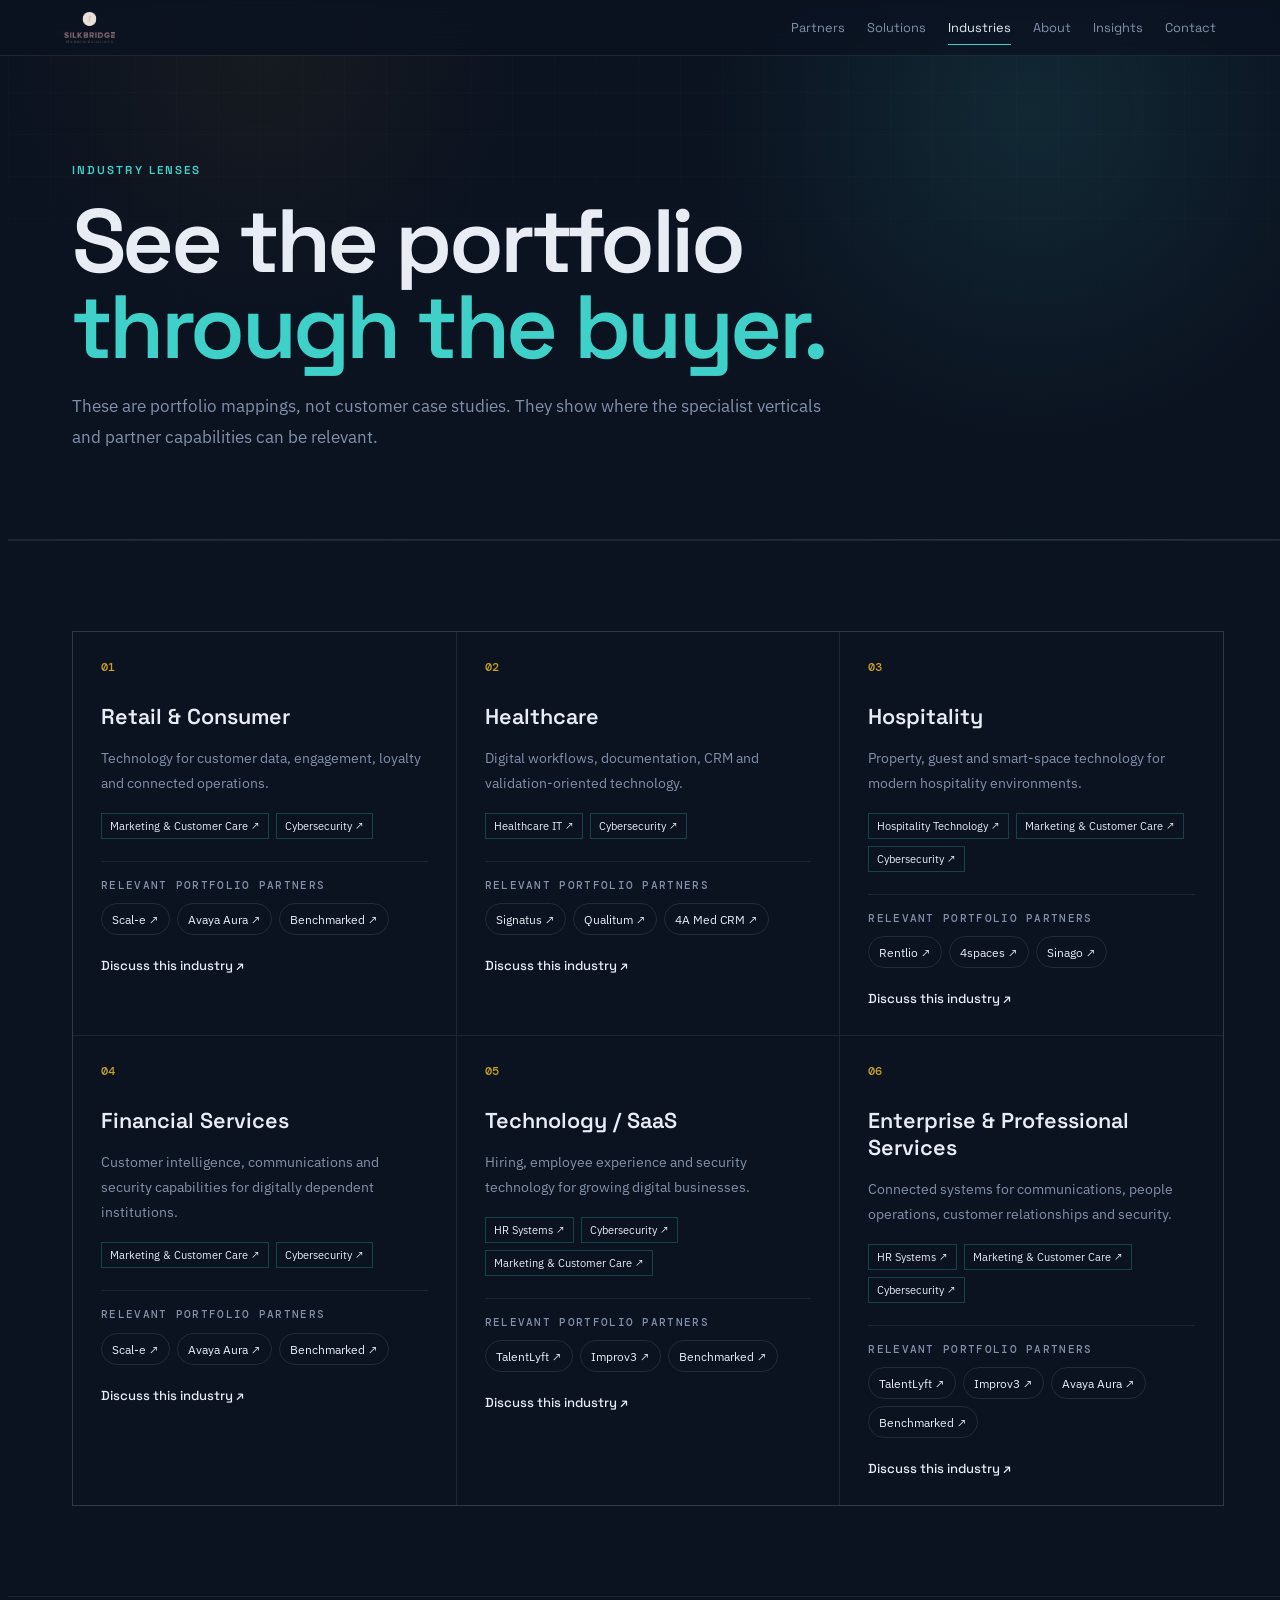
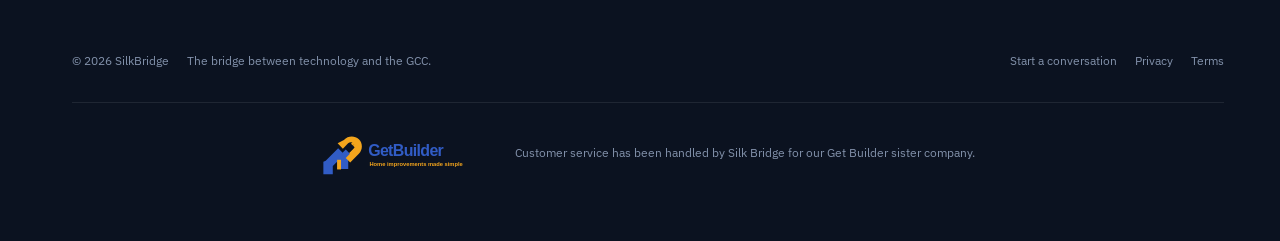
<file: industries.html>
<!doctype html><html lang="en"><head><meta charset="utf-8"><meta name="viewport" content="width=device-width,initial-scale=1"><link rel="icon" type="image/png" href="assets/brand/silkbridge-logo-trim.png"><title>Industries | SilkBridge</title><meta name="description" content="Industry lenses across the SilkBridge technology portfolio."><meta property="og:title" content="Industries | SilkBridge"><meta property="og:description" content="Industry lenses across the SilkBridge technology portfolio."><meta property="og:type" content="website"><meta property="og:image" content="https://silkbridge.eu/assets/photos/10-worldmap-meeting.jpg"><meta property="og:image:alt" content="SilkBridge technology distribution and GCC market access"><meta name="twitter:card" content="summary_large_image"><meta name="twitter:title" content="Industries | SilkBridge"><meta name="twitter:description" content="Industry lenses across the SilkBridge technology portfolio."><meta name="twitter:image" content="https://silkbridge.eu/assets/photos/10-worldmap-meeting.jpg"><link rel="preconnect" href="https://fonts.googleapis.com"><link href="https://fonts.googleapis.com/css2?family=Space+Grotesk:wght@500;600;700&family=IBM+Plex+Sans:wght@400;500;600&family=DM+Mono:wght@400;500&display=swap" rel="stylesheet"><link rel="stylesheet" href="assets/css/ecosystem.css">  <link rel="canonical" href="https://silkbridge.eu/industries.html">
</head><body class="eco-page"><main><section class="eco-header"><div class="eco-shell"><span class="eco-kicker">Industry lenses</span><h1 class="eco-title">See the portfolio<br><span style="color:var(--teal)">through the buyer.</span></h1><p class="eco-lead">These are portfolio mappings, not customer case studies. They show where the specialist verticals and partner capabilities can be relevant.</p></div></section><section class="eco-section"><div class="eco-shell"><div class="eco-grid" id="grid"></div></div></section></main><script type="module">import{silkBridge}from"./assets/js/ecosystem-data.js";import{esc,renderNav,renderFooter}from"./assets/js/ecosystem-ui.js";renderNav();document.getElementById("grid").innerHTML=silkBridge.industries.map((x,i)=>{const mapped=x.partners.map(name=>silkBridge.partners.find(p=>p.name===name)).filter(Boolean);return '<article class="eco-card"><div class="eco-index">0'+(i+1)+'</div><h3>'+esc(x.name)+'</h3><p>'+esc(x.intro)+'</p><div class="eco-tags">'+x.verticals.map(id=>'<a class="eco-tag eco-tag-link" href="solution.html?slug='+encodeURIComponent(id)+'">'+esc(silkBridge.verticals.find(v=>v.id===id)?.title||id)+' ↗</a>').join("")+'</div><div class="eco-card-partners"><span class="eco-card-label">Relevant portfolio partners</span><div class="eco-card-partner-list">'+mapped.map(p=>'<a href="partner.html?slug='+encodeURIComponent(p.slug)+'" class="eco-mini-link">'+esc(p.name)+' ↗</a>').join("")+'</div></div><a class="eco-link" href="contact.html?interest=Industry%20opportunity%20in%20'+encodeURIComponent(x.name)+'">Discuss this industry ↗</a></article>'}).join("");renderFooter();</script></body></html>
</file>
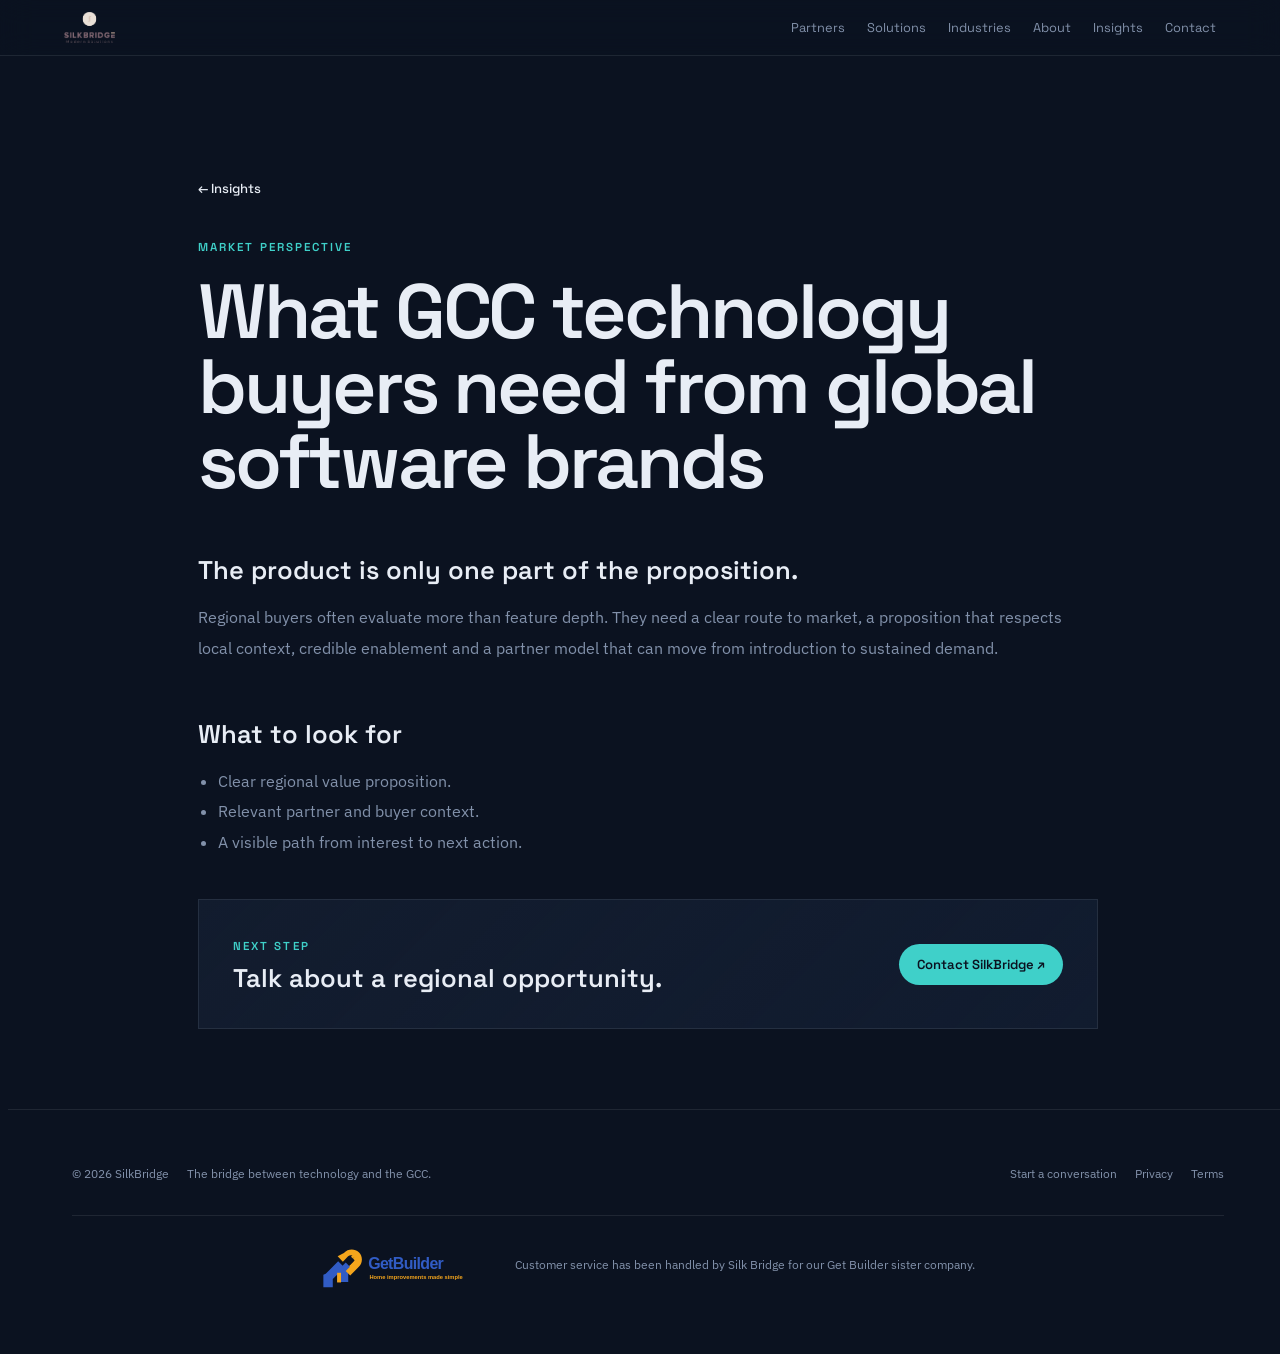
<file: insight.html>
<!doctype html><html lang="en"><head><meta charset="utf-8"><meta name="viewport" content="width=device-width,initial-scale=1"><link rel="icon" type="image/png" href="assets/brand/silkbridge-logo-trim.png"><title>Insight | SilkBridge</title><meta name="description" content="SilkBridge editorial perspective."><meta property="og:title" content="Insight | SilkBridge"><meta property="og:description" content="SilkBridge editorial perspective."><meta property="og:type" content="article"><meta property="og:image" content="https://silkbridge.eu/assets/photos/10-worldmap-meeting.jpg"><meta property="og:image:alt" content="SilkBridge technology distribution and GCC market access"><meta name="twitter:card" content="summary_large_image"><meta name="twitter:title" content="Insight | SilkBridge"><meta name="twitter:description" content="SilkBridge editorial perspective."><meta name="twitter:image" content="https://silkbridge.eu/assets/photos/10-worldmap-meeting.jpg"><link rel="preconnect" href="https://fonts.googleapis.com"><link href="https://fonts.googleapis.com/css2?family=Space+Grotesk:wght@500;600;700&family=IBM+Plex+Sans:wght@400;500;600&family=DM+Mono:wght@400;500&display=swap" rel="stylesheet"><link rel="stylesheet" href="assets/css/ecosystem.css">  <link rel="canonical" href="https://silkbridge.eu/insight.html">
</head><body class="eco-page"><main id="app"></main><script type="module">import{silkBridge}from"./assets/js/ecosystem-data.js";import{esc,renderNav,renderFooter}from"./assets/js/ecosystem-ui.js";renderNav();const url=new URL(location.href);url.hash="";const requestedSlug=url.searchParams.get("slug");url.search="";if(requestedSlug)url.searchParams.set("slug",requestedSlug);const slug=url.searchParams.get("slug")||silkBridge.insights[0].slug,x=silkBridge.insights.find(i=>i.slug===slug)||silkBridge.insights[0];const blocks={"gcc-technology-buyers":["The product is only one part of the proposition.","Regional buyers often evaluate more than feature depth. They need a clear route to market, a proposition that respects local context, credible enablement and a partner model that can move from introduction to sustained demand."],"regional-fit-gap":["Distribution is a translation layer.","A global product can be technically ready and commercially strong while still being difficult to buy in a new region. Distribution helps translate capability into a route-to-market that partners and buyers can understand."],"five-vertical-ecosystem":["Focus creates coherence.","A partner portfolio becomes more useful when every addition has a clear place in an ecosystem. Five specialist verticals give SilkBridge a way to organize capabilities without becoming a generic technology catalogue."]};const b=blocks[x.slug];url.searchParams.set("slug",x.slug);const canonical=document.querySelector('link[rel="canonical"]');if(canonical)canonical.href=url.toString();document.title=x.title+" | SilkBridge";document.querySelector('meta[name="description"]').content=x.summary;document.getElementById("app").innerHTML='<section class="eco-profile"><div class="eco-shell eco-article"><a class="eco-link" href="insights.html">← Insights</a><div class="eco-kicker" style="margin-top:45px">'+esc(x.tag)+'</div><h1>'+esc(x.title)+'</h1><h2>'+b[0]+'</h2><p>'+b[1]+'</p><h2>What to look for</h2><ul><li>Clear regional value proposition.</li><li>Relevant partner and buyer context.</li><li>A visible path from interest to next action.</li></ul><div class="eco-cta"><div><span class="eco-kicker">Next step</span><h2 style="margin:8px 0 0">Talk about a regional opportunity.</h2></div><a class="eco-btn" href="contact.html">Contact SilkBridge ↗</a></div></div></section>';renderFooter();</script></body></html>
</file>
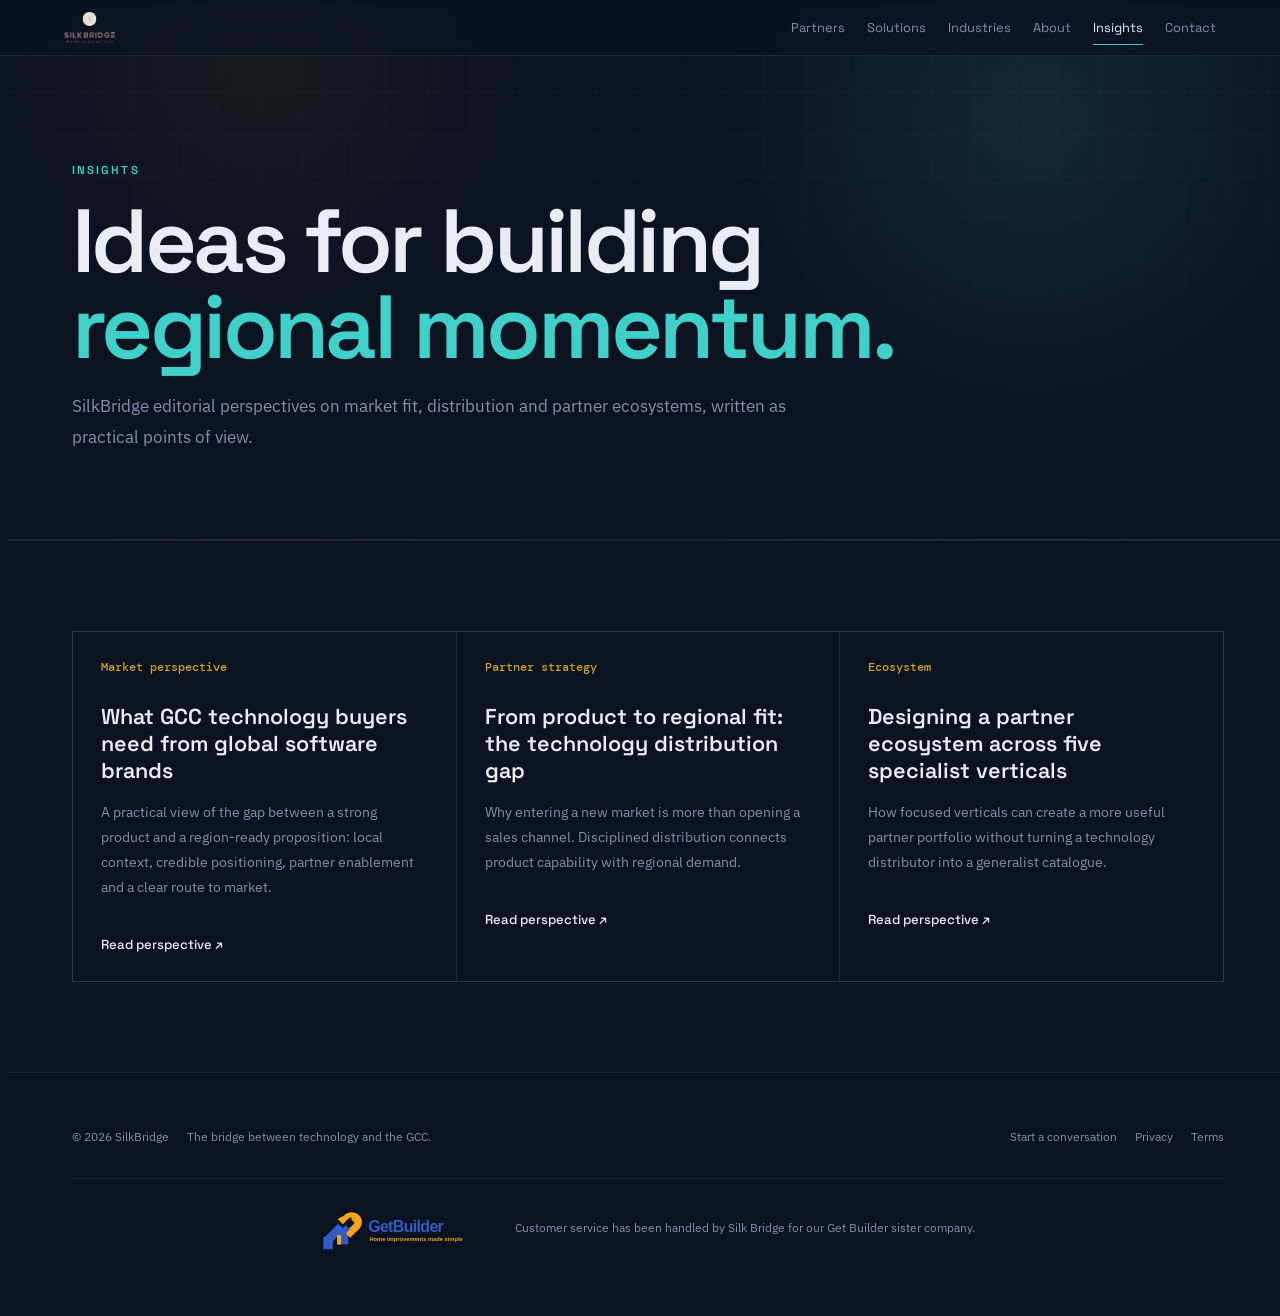
<file: insights.html>
<!doctype html><html lang="en"><head><meta charset="utf-8"><meta name="viewport" content="width=device-width,initial-scale=1"><link rel="icon" type="image/png" href="assets/brand/silkbridge-logo-trim.png"><title>Insights | SilkBridge</title><meta name="description" content="SilkBridge perspectives on technology distribution, partner strategy and GCC market fit."><meta property="og:title" content="Insights | SilkBridge"><meta property="og:description" content="SilkBridge perspectives on technology distribution, partner strategy and GCC market fit."><meta property="og:type" content="website"><meta property="og:image" content="https://silkbridge.eu/assets/photos/10-worldmap-meeting.jpg"><meta property="og:image:alt" content="SilkBridge technology distribution and GCC market access"><meta name="twitter:card" content="summary_large_image"><meta name="twitter:title" content="Insights | SilkBridge"><meta name="twitter:description" content="SilkBridge perspectives on technology distribution, partner strategy and GCC market fit."><meta name="twitter:image" content="https://silkbridge.eu/assets/photos/10-worldmap-meeting.jpg"><link rel="preconnect" href="https://fonts.googleapis.com"><link href="https://fonts.googleapis.com/css2?family=Space+Grotesk:wght@500;600;700&family=IBM+Plex+Sans:wght@400;500;600&family=DM+Mono:wght@400;500&display=swap" rel="stylesheet"><link rel="stylesheet" href="assets/css/ecosystem.css">  <link rel="canonical" href="https://silkbridge.eu/insights.html">
</head><body class="eco-page"><main><section class="eco-header"><div class="eco-shell"><span class="eco-kicker">Insights</span><h1 class="eco-title">Ideas for building<br><span style="color:var(--teal)">regional momentum.</span></h1><p class="eco-lead">SilkBridge editorial perspectives on market fit, distribution and partner ecosystems, written as practical points of view.</p></div></section><section class="eco-section"><div class="eco-shell"><div class="eco-grid" id="grid"></div></div></section></main><script type="module">import{silkBridge}from"./assets/js/ecosystem-data.js";import{esc,renderNav,renderFooter}from"./assets/js/ecosystem-ui.js";renderNav();document.getElementById("grid").innerHTML=silkBridge.insights.map(x=>'<article class="eco-card"><div class="eco-index">'+esc(x.tag)+'</div><h3>'+esc(x.title)+'</h3><p>'+esc(x.summary)+'</p><a class="eco-link" href="insight.html?slug='+encodeURIComponent(x.slug)+'">Read perspective ↗</a></article>').join("");renderFooter();</script></body></html>
</file>
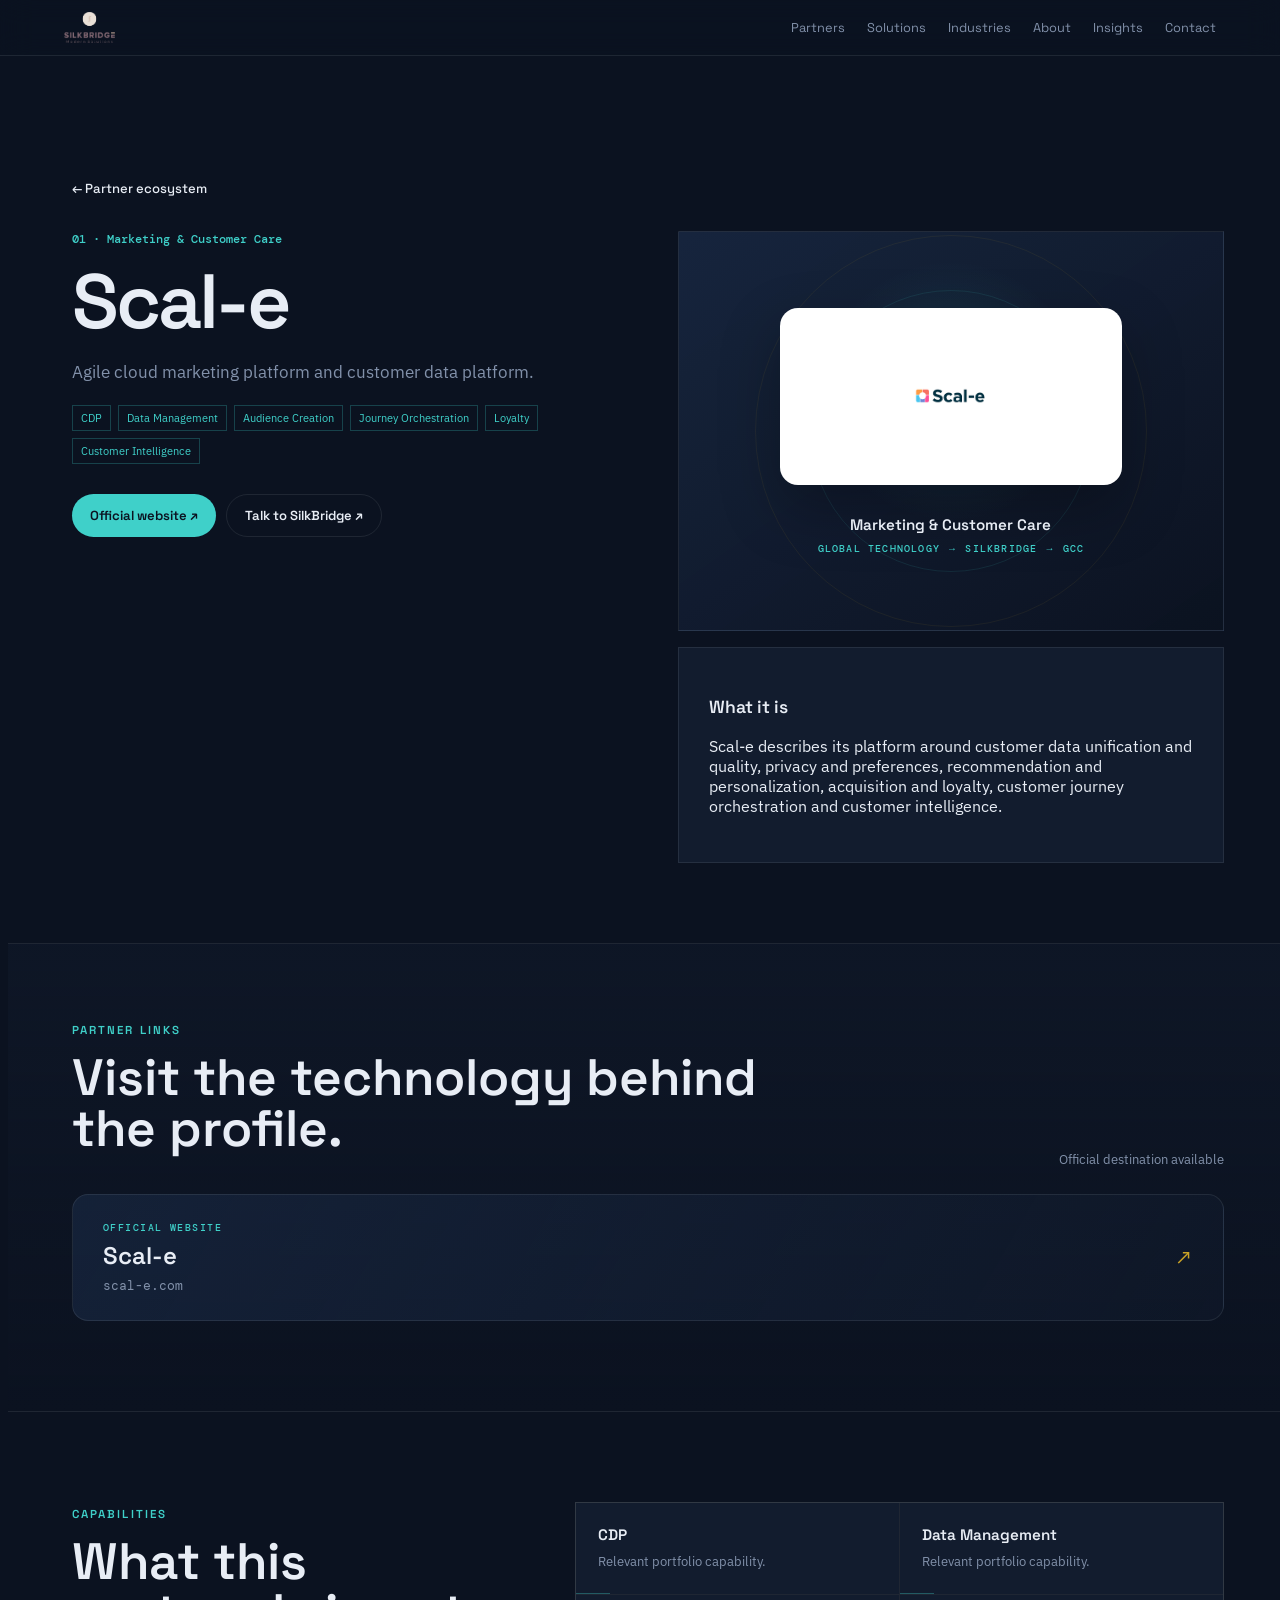
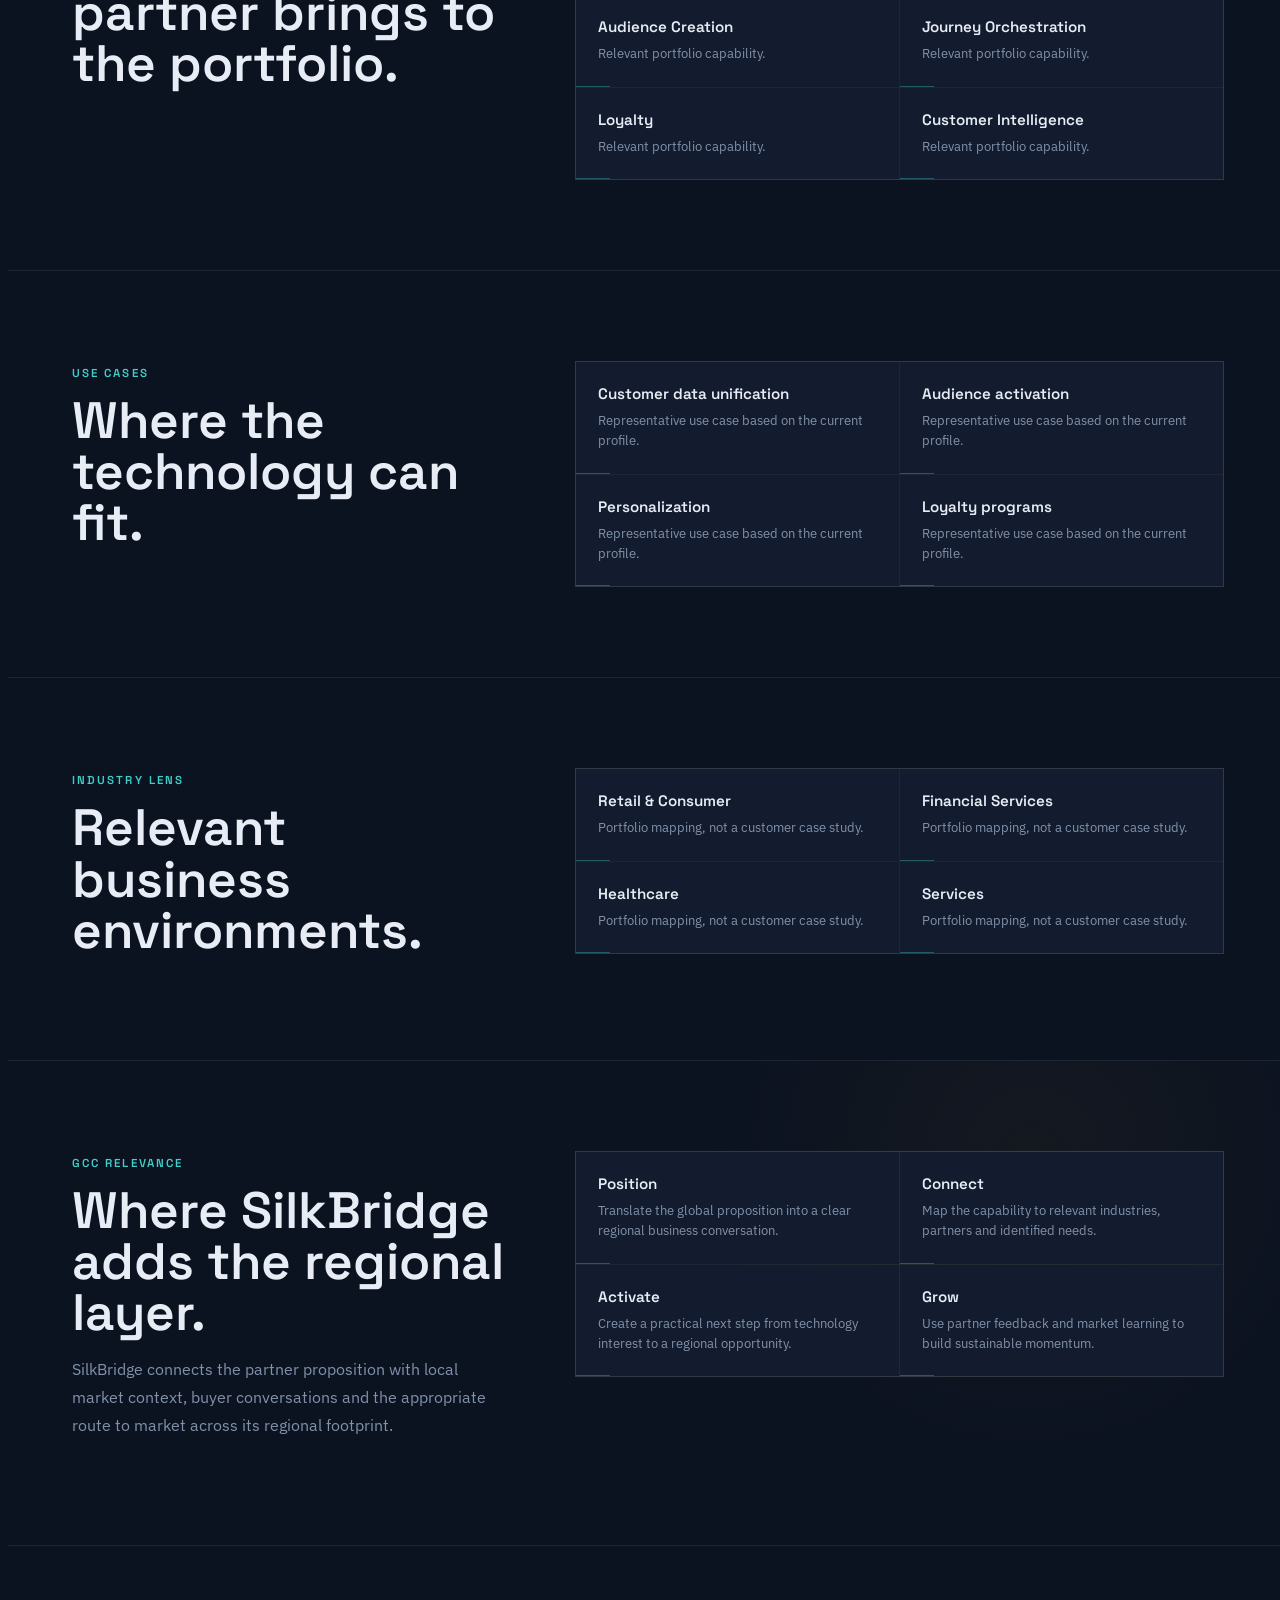
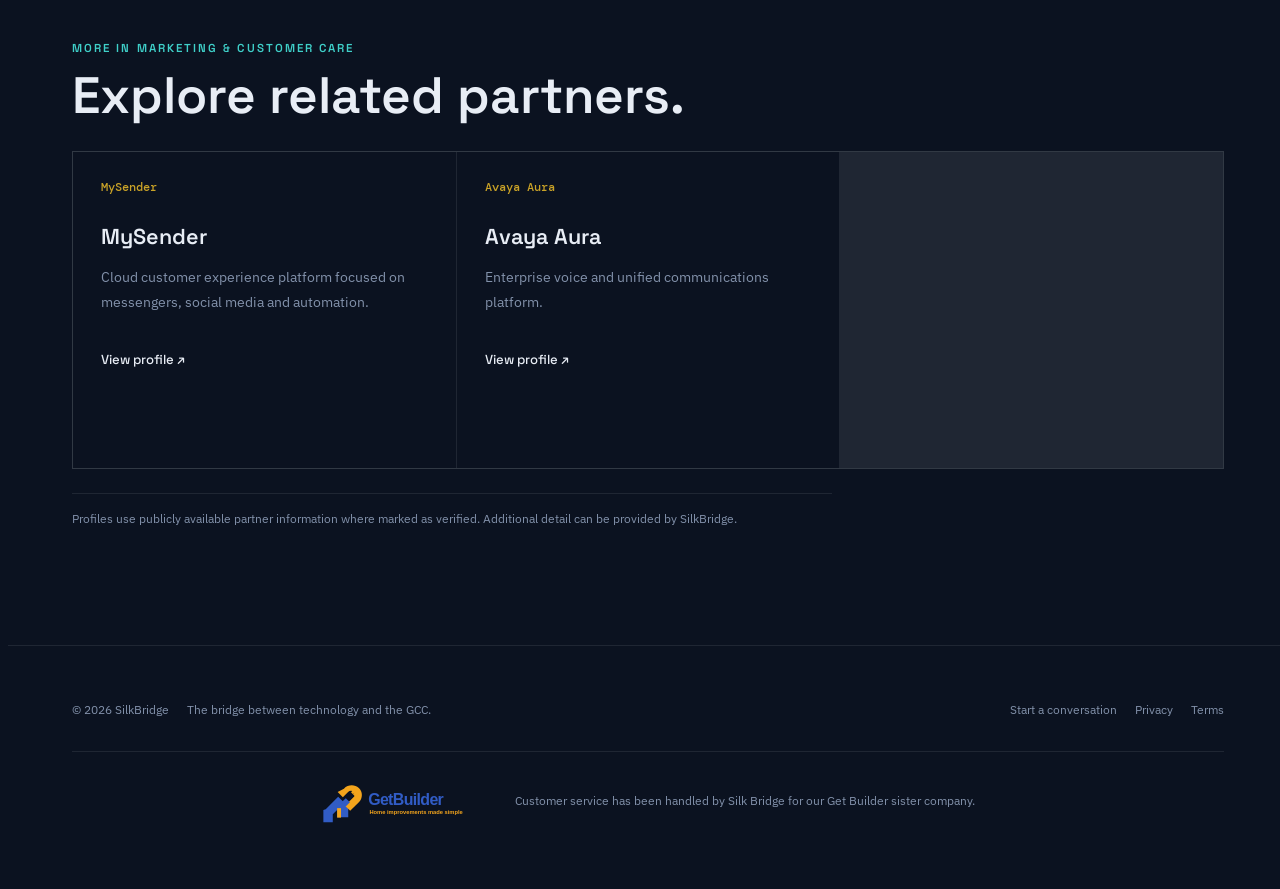
<file: partner.html>
<!doctype html><html lang="en"><head><meta charset="utf-8"><meta name="viewport" content="width=device-width,initial-scale=1"><link rel="icon" type="image/png" href="assets/brand/silkbridge-logo-trim.png"><title>Partner | SilkBridge</title><meta name="description" content="SilkBridge partner profile"><meta property="og:title" content="Partner | SilkBridge"><meta property="og:description" content="SilkBridge partner profile"><meta property="og:type" content="website"><meta property="og:image" content="https://silkbridge.eu/assets/photos/10-worldmap-meeting.jpg"><meta property="og:image:alt" content="SilkBridge technology distribution and GCC market access"><meta name="twitter:card" content="summary_large_image"><meta name="twitter:title" content="Partner | SilkBridge"><meta name="twitter:description" content="SilkBridge partner profile"><meta name="twitter:image" content="https://silkbridge.eu/assets/photos/10-worldmap-meeting.jpg"><link rel="preconnect" href="https://fonts.googleapis.com"><link href="https://fonts.googleapis.com/css2?family=Space+Grotesk:wght@500;600;700&family=IBM+Plex+Sans:wght@400;500;600&family=DM+Mono:wght@400;500&display=swap" rel="stylesheet"><link rel="stylesheet" href="assets/css/ecosystem.css">  <link rel="canonical" href="https://silkbridge.eu/partner.html">
</head>
<body class="eco-page"><main id="app"></main><script type="module">
import{silkBridge}from"./assets/js/ecosystem-data.js";import{partnerBySlug,verticalById,esc,renderNav,renderFooter,track}from"./assets/js/ecosystem-ui.js";
renderNav();const logoMap={"scal-e":"scal-e.png","mysender":"mysender.png","avaya-aura":"avaya-aura.png","4a-med-crm":"amed-crm.png","signatus":"signatus.png","qualitum":"qualitum.png","rhythmus":"rhythmus.png","talentlyft":"talentlyft.png","sunfish":"sunfish.png","ewyse":"ewyse.png","improv3":"improv3.png","high-class-relocation":"high-class-relocation.png","rentlio":"rentlio.png","4spaces":"4spaces.png","sinago":"sinago.png","benchmarked":"benchmarked.png"};const url=new URL(location.href);url.hash="";const requestedSlug=url.searchParams.get("slug");url.search="";if(requestedSlug)url.searchParams.set("slug",requestedSlug);const slug=url.searchParams.get("slug")||"scal-e",p=partnerBySlug(slug),app=document.getElementById("app");
if(!p){app.innerHTML='<section class="eco-profile"><div class="eco-shell"><h1 class="eco-title">Profile not found.</h1><a class="eco-btn" href="ecosystem.html">Back to ecosystem</a></div></section>'}
else{const v=verticalById(p.vertical);url.searchParams.set("slug",p.slug);const canonical=document.querySelector('link[rel="canonical"]');if(canonical)canonical.href=url.toString();document.title=p.name+" | SilkBridge Partner";document.querySelector('meta[name="description"]').content=p.short;track("partner_view",{partner:p.slug});
const related=silkBridge.partners.filter(x=>x.vertical===p.vertical&&x.slug!==p.slug).slice(0,3);
app.innerHTML='<section class="eco-profile"><div class="eco-shell"><a class="eco-link" href="ecosystem.html">← Partner ecosystem</a><div class="eco-profile-grid" style="margin-top:34px"><div><div class="meta">'+esc(v?.index||"")+' · '+esc(v?.title||"Partner")+'</div><h1>'+esc(p.name)+'</h1><p class="eco-lead">'+esc(p.short)+'</p><div class="eco-tags">'+p.capabilities.map(x=>'<span class="eco-tag">'+esc(x)+"</span>").join("")+'</div><div class="partner-actions" style="display:flex;gap:10px;flex-wrap:wrap;margin-top:30px">'+(p.website?'<a class="eco-btn" target="_blank" rel="noopener" href="'+esc(p.website)+'">Official website ↗</a>':"")+'<a class="eco-btn alt" href="contact.html?interest=Partner%20with%20SilkBridge">Talk to SilkBridge ↗</a></div></div><div class="partner-visual-stack"><div class="partner-hero-visual"><div class="partner-logo-large"><img src="assets/logos/'+esc(logoMap[p.slug]||"")+'" alt="'+esc(p.name)+' logo"></div><div class="partner-visual-meta"><span>'+esc(v?.title||"Technology partner")+'</span><b>GLOBAL TECHNOLOGY → SILKBRIDGE → GCC</b></div></div><div class="eco-panel"><h3>What it is</h3><p>'+esc(p.description)+'</p>'+(!p.verified?'<div class="eco-note">Partner profile. Details will be expanded from current partner-supplied materials.</div>':"")+'</div></div></div></div></section>'+
'<section class="eco-section partner-links-section"><div class="eco-shell"><div class="eco-section-head"><div><span class="eco-kicker">Partner links</span><h2>Visit the technology behind the profile.</h2></div><span class="eco-count">'+(p.website?'Official destination available':'SilkBridge profile')+'</span></div><div class="partner-link-panel">'+(p.website?'<a class="partner-link-main" target="_blank" rel="noopener" href="'+esc(p.website)+'"><span><small>OFFICIAL WEBSITE</small><strong>'+esc(p.name)+'</strong><em>'+esc(p.website.replace(/^https?:\/\//,"").replace(/\/$/,""))+'</em></span><b>↗</b></a>':'<div class="partner-link-main unavailable"><span><small>WEBSITE</small><strong>Link coming soon</strong><em>This partner profile is ready for partner-supplied destination details.</em></span></div>')+'</div></div></section>'+'<section class="eco-section"><div class="eco-shell eco-split"><div><span class="eco-kicker">Capabilities</span><h2>What this partner brings to the portfolio.</h2></div><div class="eco-list">'+p.capabilities.map(x=>'<div class="eco-item"><strong>'+esc(x)+'</strong><span>Relevant portfolio capability.</span></div>').join("")+'</div></div></section>'+
'<section class="eco-section"><div class="eco-shell eco-split"><div><span class="eco-kicker">Use cases</span><h2>Where the technology can fit.</h2></div><div class="eco-list">'+p.useCases.map(x=>'<div class="eco-item"><strong>'+esc(x)+'</strong><span>Representative use case based on the current profile.</span></div>').join("")+'</div></div></section>'+
'<section class="eco-section"><div class="eco-shell eco-split"><div><span class="eco-kicker">Industry lens</span><h2>Relevant business environments.</h2></div><div class="eco-list">'+p.industries.map(x=>'<div class="eco-item"><strong>'+esc(x)+'</strong><span>Portfolio mapping, not a customer case study.</span></div>').join("")+'</div></div></section><section class="eco-section partner-gcc-section"><div class="eco-shell eco-split"><div><span class="eco-kicker">GCC relevance</span><h2>Where SilkBridge adds the regional layer.</h2><p>SilkBridge connects the partner proposition with local market context, buyer conversations and the appropriate route to market across its regional footprint.</p></div><div class="eco-list"><div class="eco-item"><strong>Position</strong><span>Translate the global proposition into a clear regional business conversation.</span></div><div class="eco-item"><strong>Connect</strong><span>Map the capability to relevant industries, partners and identified needs.</span></div><div class="eco-item"><strong>Activate</strong><span>Create a practical next step from technology interest to a regional opportunity.</span></div><div class="eco-item"><strong>Grow</strong><span>Use partner feedback and market learning to build sustainable momentum.</span></div></div></div></section>'+
'<section class="eco-section"><div class="eco-shell"><span class="eco-kicker">More in '+esc(v?.title||"this vertical")+'</span><h2>Explore related partners.</h2><div class="eco-grid" style="margin-top:30px">'+related.map(x=>'<article class="eco-card"><div class="eco-index">'+esc(x.name)+'</div><h3>'+esc(x.name)+'</h3><p>'+esc(x.short)+'</p><a class="eco-link" href="partner.html?slug='+x.slug+'">View profile ↗</a></article>').join("")+'</div><p class="eco-note" style="margin-top:24px">Profiles use publicly available partner information where marked as verified. Additional detail can be provided by SilkBridge.</p></div></section>'}
renderFooter();
</script></body></html>
</file>
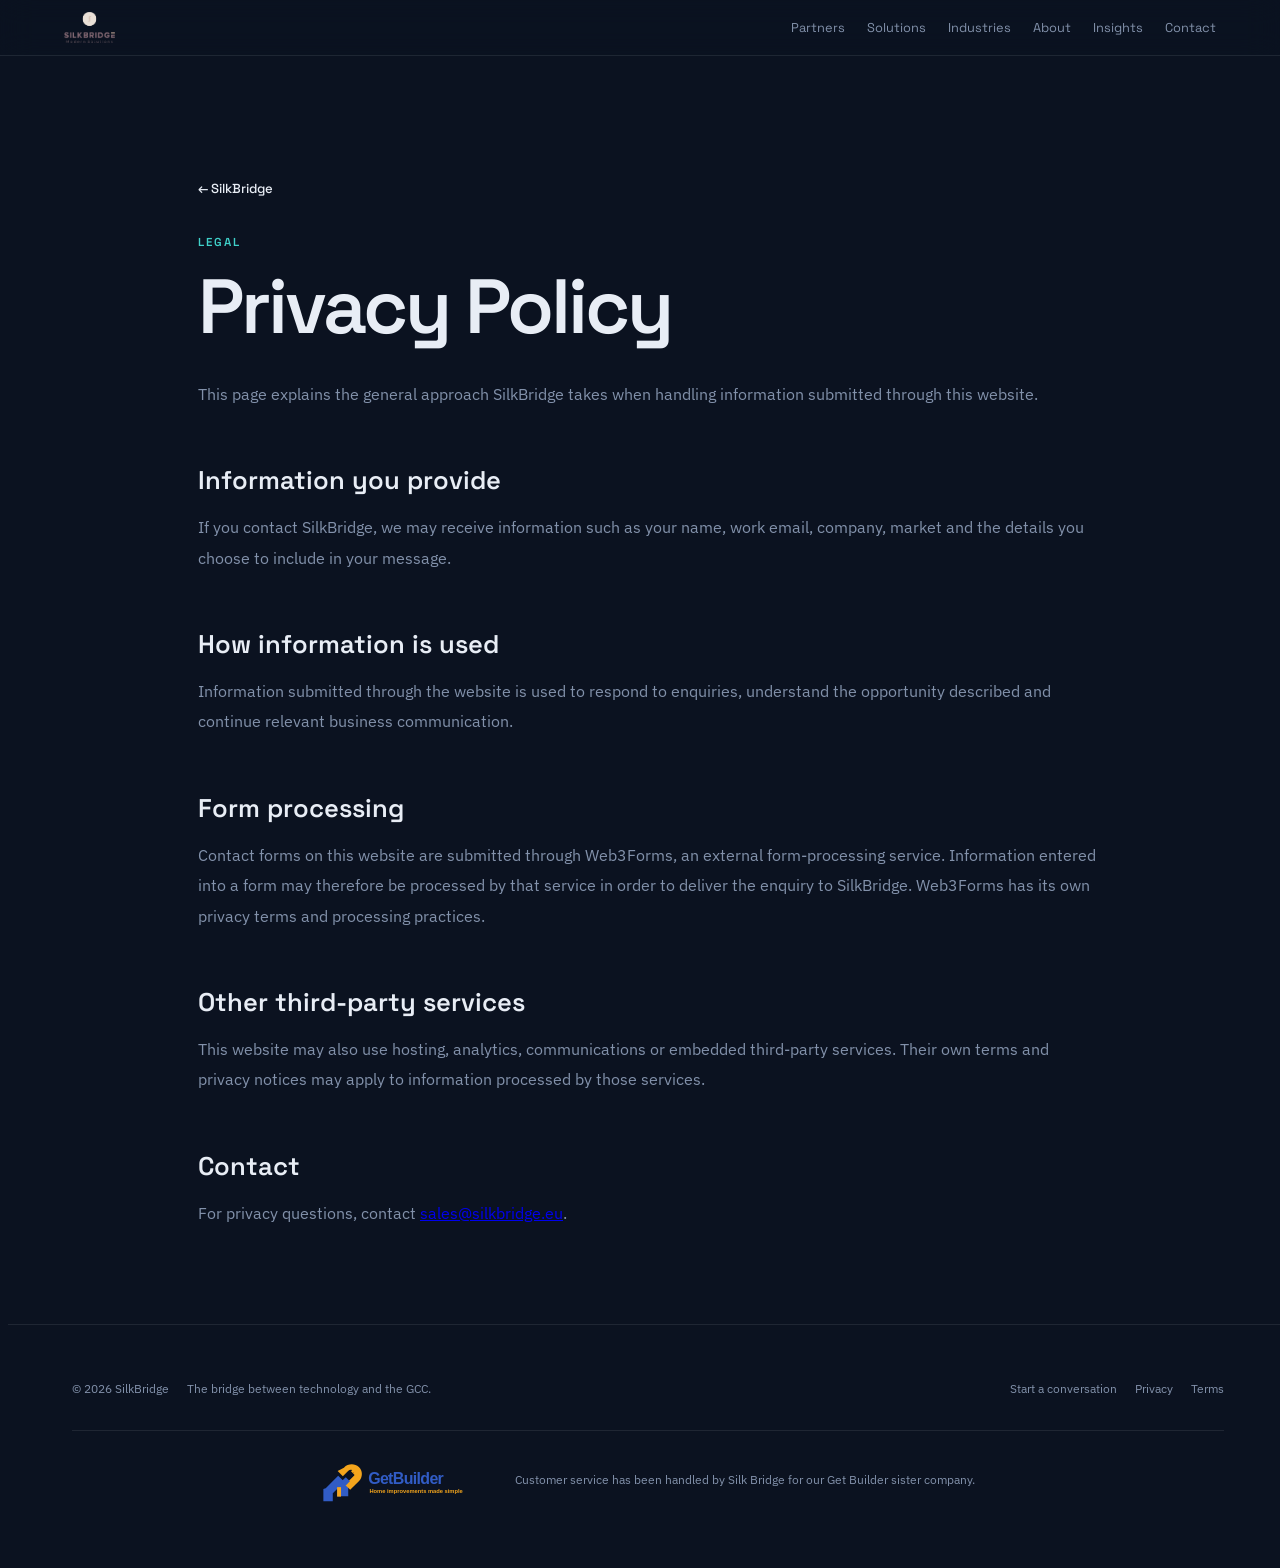
<file: privacy.html>
<!doctype html><html lang="en"><head><meta charset="utf-8"><meta name="viewport" content="width=device-width,initial-scale=1"><link rel="icon" type="image/png" href="assets/brand/silkbridge-logo-trim.png"><title>Privacy Policy | SilkBridge</title><meta name="description" content="SilkBridge privacy policy and information handling notice."><meta property="og:title" content="Privacy Policy | SilkBridge"><meta property="og:description" content="SilkBridge privacy policy and information handling notice."><meta property="og:type" content="website"><meta property="og:image" content="https://silkbridge.eu/assets/photos/10-worldmap-meeting.jpg"><meta property="og:image:alt" content="SilkBridge technology distribution and GCC market access"><meta name="twitter:card" content="summary_large_image"><meta name="twitter:title" content="Privacy Policy | SilkBridge"><meta name="twitter:description" content="SilkBridge privacy policy and information handling notice."><meta name="twitter:image" content="https://silkbridge.eu/assets/photos/10-worldmap-meeting.jpg"><link rel="preconnect" href="https://fonts.googleapis.com"><link href="https://fonts.googleapis.com/css2?family=Space+Grotesk:wght@500;600;700&family=IBM+Plex+Sans:wght@400;500;600&family=DM+Mono:wght@400;500&display=swap" rel="stylesheet"><link rel="stylesheet" href="assets/css/ecosystem.css">  <link rel="canonical" href="https://silkbridge.eu/privacy.html">
</head><body class="eco-page"><main><section class="eco-profile"><div class="eco-shell eco-article"><a class="eco-link" href="index.html">← SilkBridge</a><span class="eco-kicker" style="display:block;margin-top:40px">Legal</span><h1>Privacy Policy</h1><p>This page explains the general approach SilkBridge takes when handling information submitted through this website.</p><h2>Information you provide</h2><p>If you contact SilkBridge, we may receive information such as your name, work email, company, market and the details you choose to include in your message.</p><h2>How information is used</h2><p>Information submitted through the website is used to respond to enquiries, understand the opportunity described and continue relevant business communication.</p><h2>Form processing</h2><p>Contact forms on this website are submitted through Web3Forms, an external form-processing service. Information entered into a form may therefore be processed by that service in order to deliver the enquiry to SilkBridge. Web3Forms has its own privacy terms and processing practices.</p><h2>Other third-party services</h2><p>This website may also use hosting, analytics, communications or embedded third-party services. Their own terms and privacy notices may apply to information processed by those services.</p><h2>Contact</h2><p>For privacy questions, contact <a href="mailto:sales@silkbridge.eu">sales@silkbridge.eu</a>.</p></div></section></main><script type="module">import{renderNav,renderFooter}from"./assets/js/ecosystem-ui.js";renderNav();renderFooter();</script></body></html>
</file>
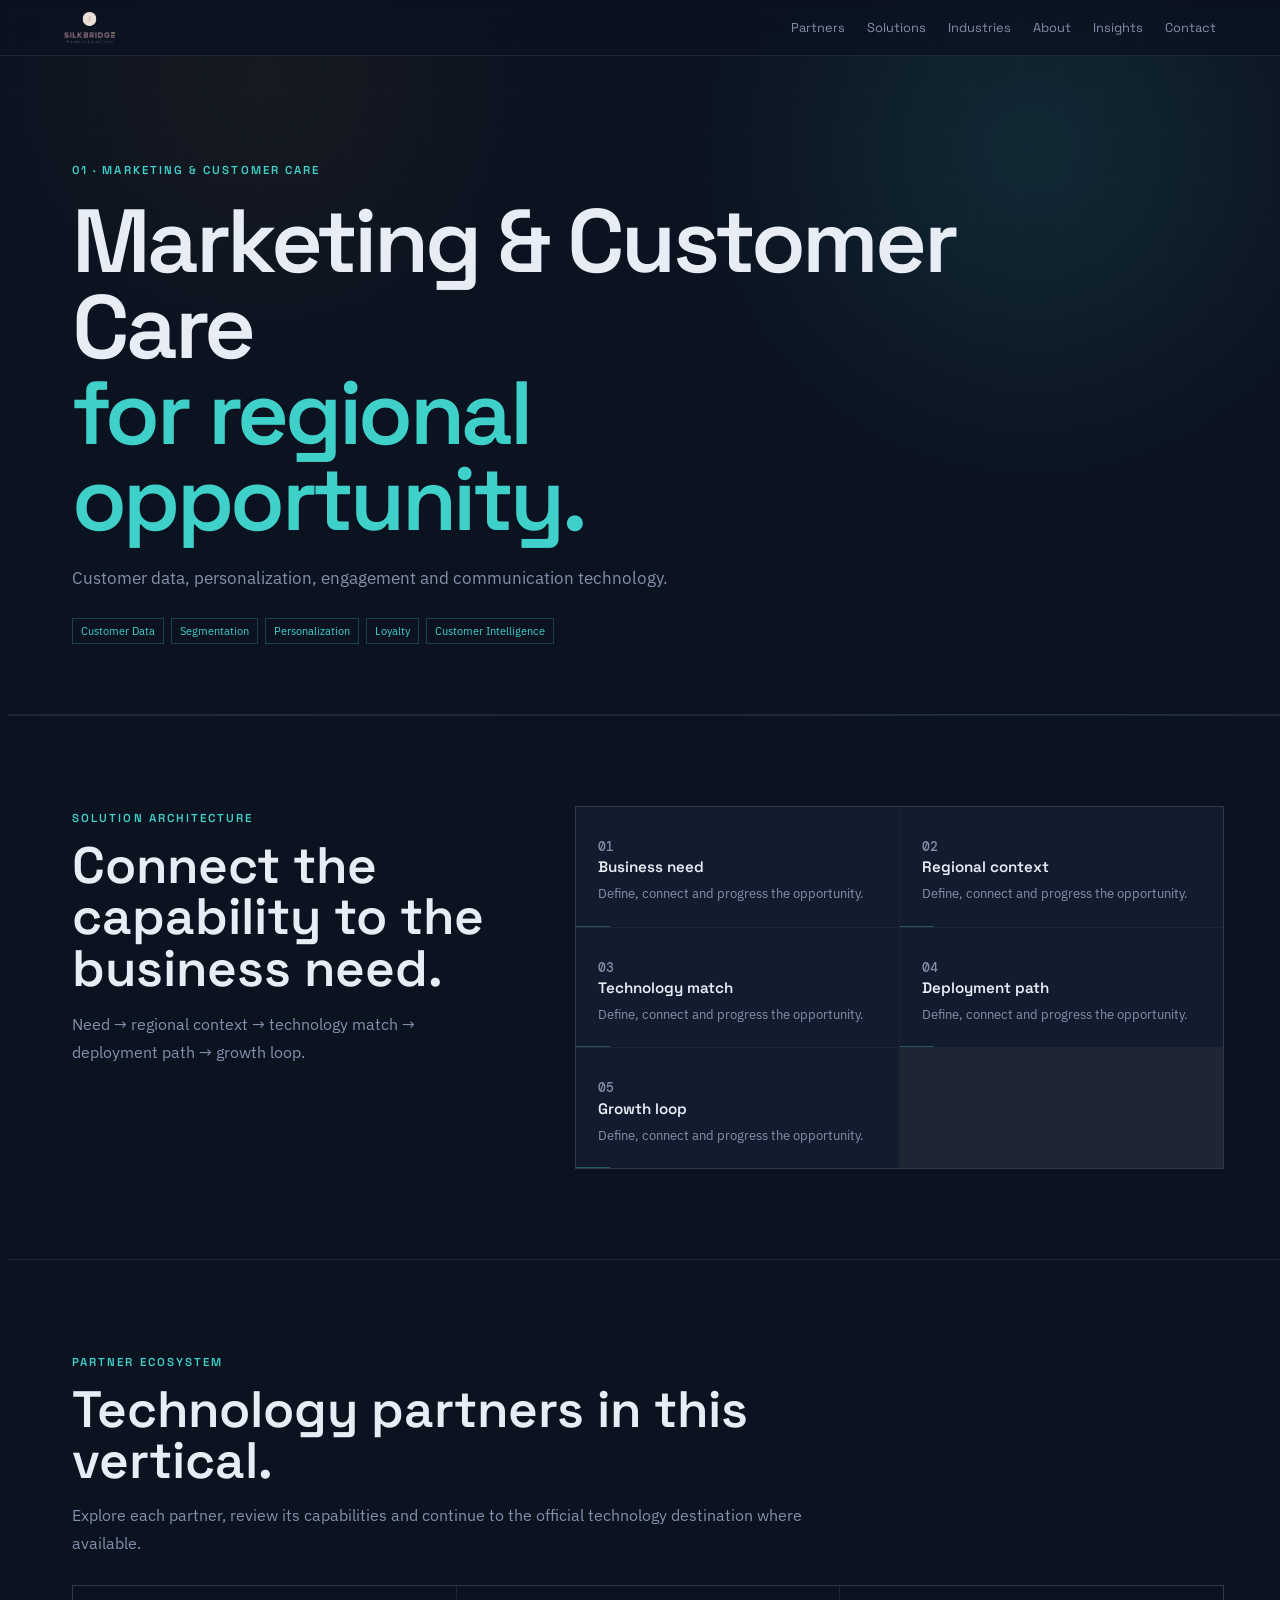
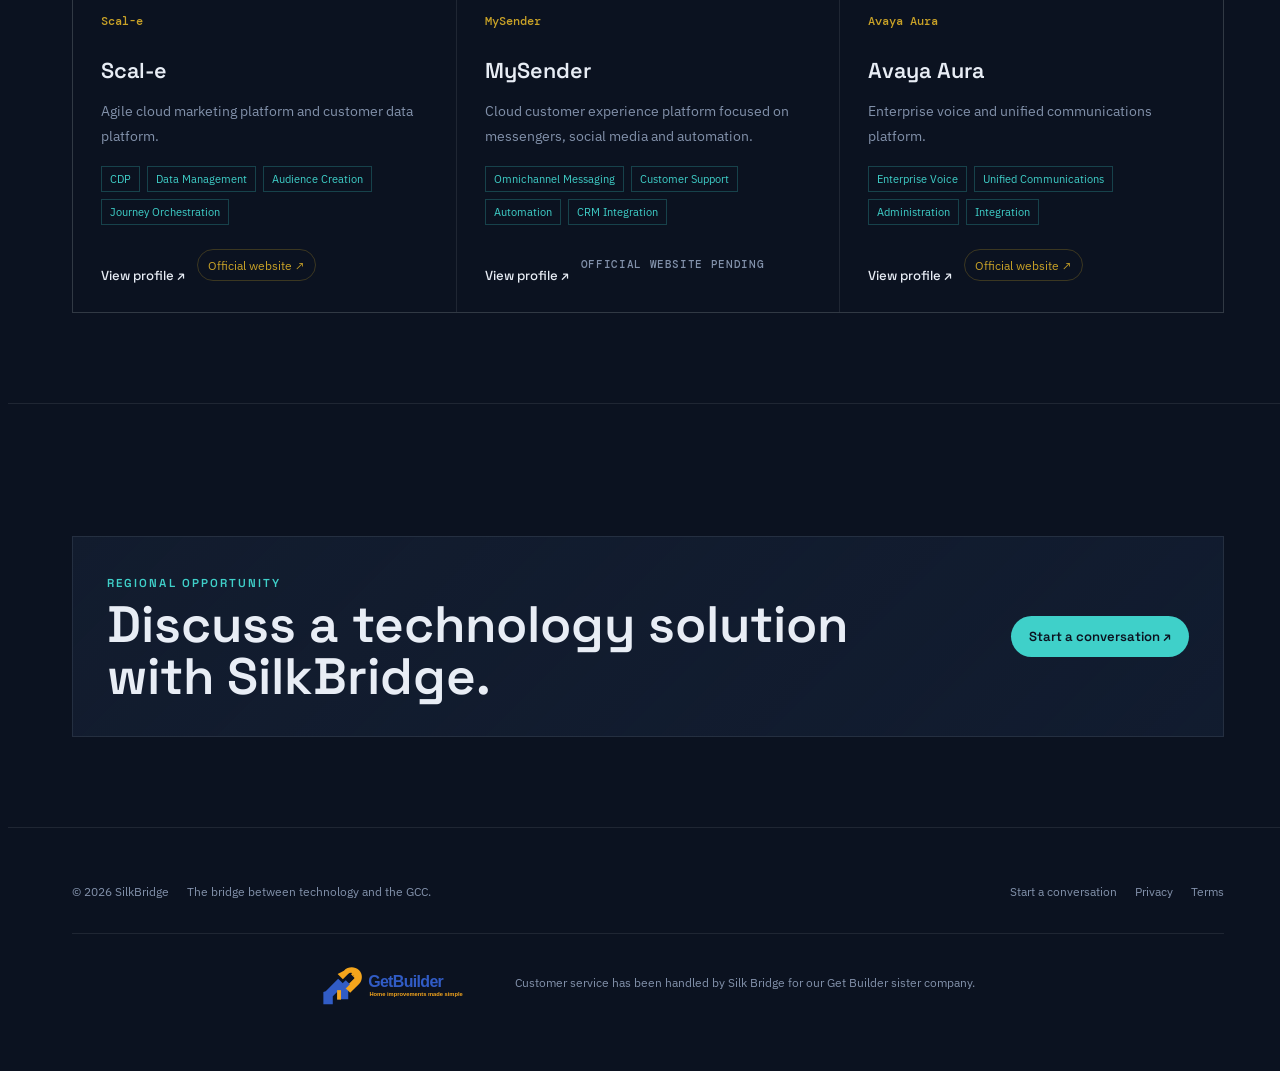
<file: solution.html>
<!doctype html><html lang="en"><head><meta charset="utf-8"><meta name="viewport" content="width=device-width,initial-scale=1"><link rel="icon" type="image/png" href="assets/brand/silkbridge-logo-trim.png"><title>Solution | SilkBridge</title><meta name="description" content="SilkBridge solution vertical."><meta property="og:title" content="Solution | SilkBridge"><meta property="og:description" content="SilkBridge solution vertical."><meta property="og:type" content="website"><meta property="og:image" content="https://silkbridge.eu/assets/photos/10-worldmap-meeting.jpg"><meta property="og:image:alt" content="SilkBridge technology distribution and GCC market access"><meta name="twitter:card" content="summary_large_image"><meta name="twitter:title" content="Solution | SilkBridge"><meta name="twitter:description" content="SilkBridge solution vertical."><meta name="twitter:image" content="https://silkbridge.eu/assets/photos/10-worldmap-meeting.jpg"><link rel="preconnect" href="https://fonts.googleapis.com"><link href="https://fonts.googleapis.com/css2?family=Space+Grotesk:wght@500;600;700&family=IBM+Plex+Sans:wght@400;500;600&family=DM+Mono:wght@400;500&display=swap" rel="stylesheet"><link rel="stylesheet" href="assets/css/ecosystem.css">  <link rel="canonical" href="https://silkbridge.eu/solution.html">
</head><body class="eco-page"><main id="app"></main><script type="module">import{silkBridge}from"./assets/js/ecosystem-data.js";import{verticalById,esc,renderNav,renderFooter,track}from"./assets/js/ecosystem-ui.js";renderNav();const url=new URL(location.href);url.hash="";const requestedSlug=url.searchParams.get("slug");url.search="";if(requestedSlug)url.searchParams.set("slug",requestedSlug);const slug=url.searchParams.get("slug")||"marketing",v=verticalById(slug),app=document.getElementById("app");if(v){url.searchParams.set("slug",v.id);const canonical=document.querySelector('link[rel="canonical"]');if(canonical)canonical.href=url.toString();document.title=v.title+" | SilkBridge";document.querySelector('meta[name="description"]').content=v.description;track("solution_view",{solution:v.id});const partners=silkBridge.partners.filter(p=>p.vertical===v.id);app.innerHTML='<section class="eco-header"><div class="eco-shell"><span class="eco-kicker">'+esc(v.index)+' · '+esc(v.title)+'</span><h1 class="eco-title">'+esc(v.title)+'<br><span style="color:var(--teal)">for regional opportunity.</span></h1><p class="eco-lead">'+esc(v.description)+'</p><div class="eco-tags" style="margin-top:25px">'+v.capabilities.map(x=>'<span class="eco-tag">'+esc(x)+'</span>').join("")+'</div></div></section><section class="eco-section"><div class="eco-shell eco-split"><div><span class="eco-kicker">Solution architecture</span><h2>Connect the capability to the business need.</h2><p>Need → regional context → technology match → deployment path → growth loop.</p></div><div class="eco-list">'+["Business need","Regional context","Technology match","Deployment path","Growth loop"].map((x,i)=>'<div class="eco-item"><span class="eco-index">0'+(i+1)+'</span><strong>'+x+'</strong><span>Define, connect and progress the opportunity.</span></div>').join("")+'</div></div></section><section class="eco-section"><div class="eco-shell"><span class="eco-kicker">Partner ecosystem</span><h2>Technology partners in this vertical.</h2><p class="eco-section-note">Explore each partner, review its capabilities and continue to the official technology destination where available.</p><div class="eco-grid" style="margin-top:28px">'+partners.map(p=>'<article class="eco-card"><div class="eco-index">'+esc(p.name)+'</div><h3>'+esc(p.name)+'</h3><p>'+esc(p.short)+'</p><div class="eco-tags">'+p.capabilities.slice(0,4).map(x=>'<span class="eco-tag">'+esc(x)+'</span>').join("")+'</div><div class="eco-card-actions"><a class="eco-link" href="partner.html?slug='+encodeURIComponent(p.slug)+'">View profile ↗</a>'+(p.website?'<a class="eco-site-link" href="'+esc(p.website)+'" target="_blank" rel="noopener noreferrer">Official website ↗</a>':'<span class="eco-site-pending">Official website pending</span>')+'</div></article>').join("")+'</div></div></section><section class="eco-section"><div class="eco-shell"><div class="eco-cta"><div><span class="eco-kicker">Regional opportunity</span><h2 style="margin:8px 0 0">Discuss a technology solution with SilkBridge.</h2></div><a class="eco-btn" href="contact.html?interest=Discuss%20a%20technology%20solution">Start a conversation ↗</a></div></div></section>'}else{app.innerHTML='<section class="eco-profile"><div class="eco-shell"><h1 class="eco-title">Solution not found.</h1><a class="eco-btn" href="solutions.html">Back to solutions</a></div></section>'}renderFooter();</script></body></html>
</file>
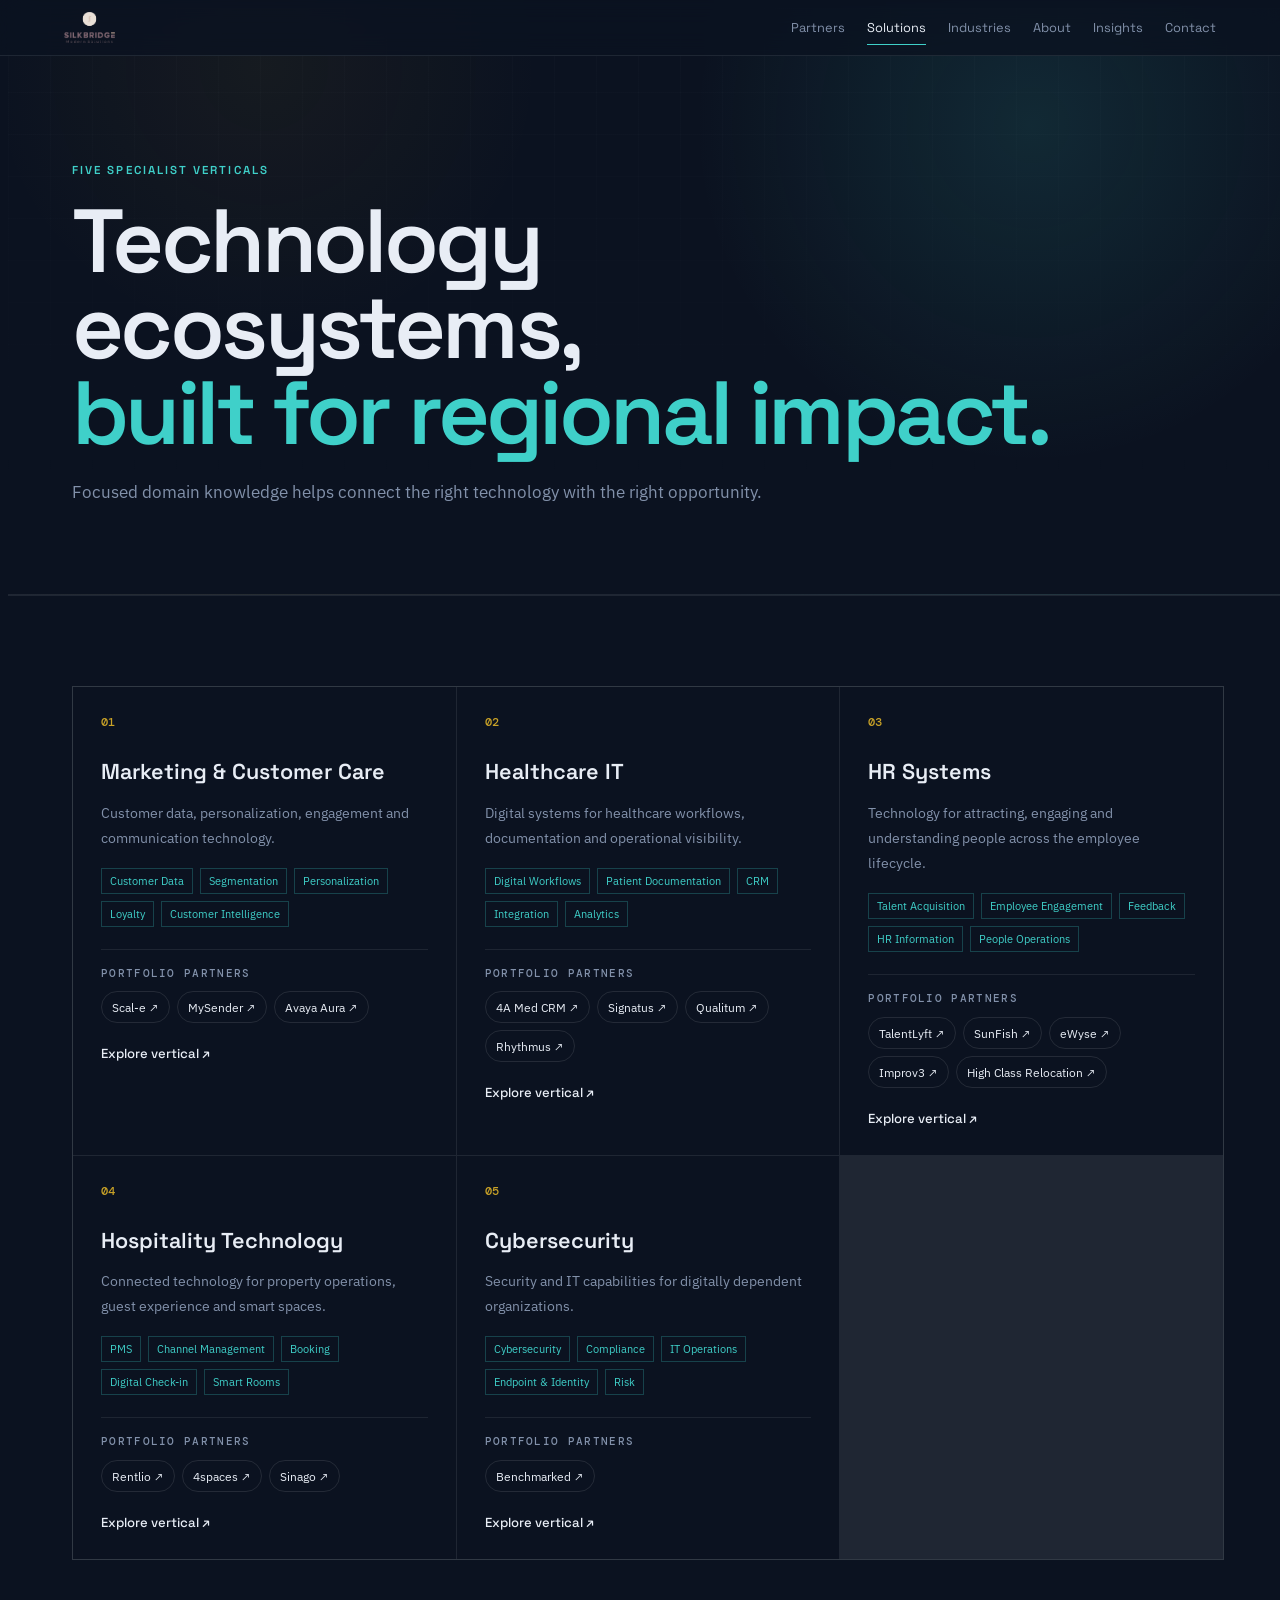
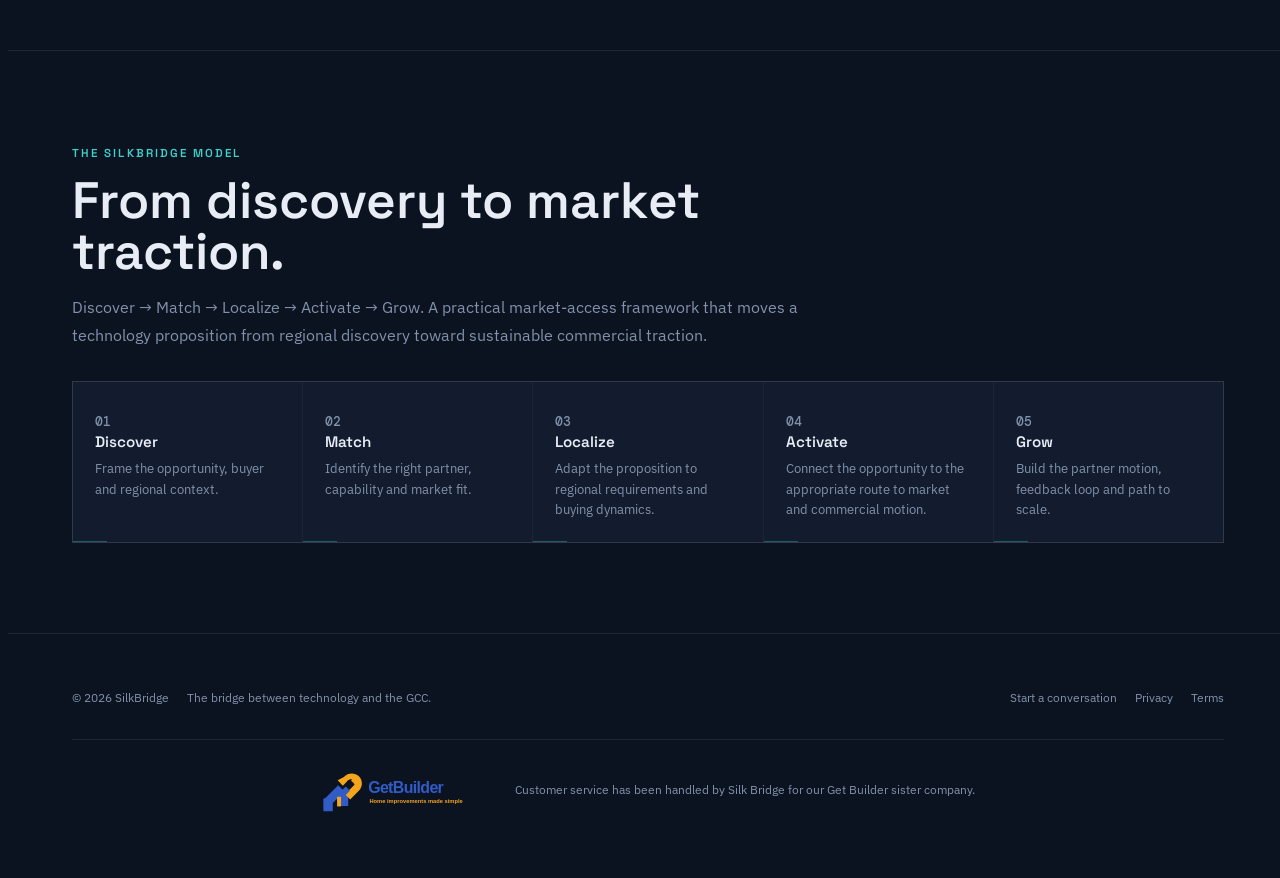
<file: solutions.html>
<!doctype html><html lang="en"><head><meta charset="utf-8"><meta name="viewport" content="width=device-width,initial-scale=1"><link rel="icon" type="image/png" href="assets/brand/silkbridge-logo-trim.png"><title>Solutions | SilkBridge</title><meta name="description" content="Five specialist technology verticals connecting global solutions with GCC opportunities."><meta property="og:title" content="Solutions | SilkBridge"><meta property="og:description" content="Five specialist technology verticals connecting global solutions with GCC opportunities."><meta property="og:type" content="website"><meta property="og:image" content="https://silkbridge.eu/assets/photos/10-worldmap-meeting.jpg"><meta property="og:image:alt" content="SilkBridge technology distribution and GCC market access"><meta name="twitter:card" content="summary_large_image"><meta name="twitter:title" content="Solutions | SilkBridge"><meta name="twitter:description" content="Five specialist technology verticals connecting global solutions with GCC opportunities."><meta name="twitter:image" content="https://silkbridge.eu/assets/photos/10-worldmap-meeting.jpg"><link rel="preconnect" href="https://fonts.googleapis.com"><link href="https://fonts.googleapis.com/css2?family=Space+Grotesk:wght@500;600;700&family=IBM+Plex+Sans:wght@400;500;600&family=DM+Mono:wght@400;500&display=swap" rel="stylesheet"><link rel="stylesheet" href="assets/css/ecosystem.css">  <link rel="canonical" href="https://silkbridge.eu/solutions.html">
</head><body class="eco-page"><main><section class="eco-header"><div class="eco-shell"><span class="eco-kicker">Five specialist verticals</span><h1 class="eco-title">Technology ecosystems,<br><span style="color:var(--teal)">built for regional impact.</span></h1><p class="eco-lead">Focused domain knowledge helps connect the right technology with the right opportunity.</p></div></section><section class="eco-section"><div class="eco-shell"><div id="grid" class="eco-grid"></div></div></section><section class="eco-section"><div class="eco-shell"><span class="eco-kicker">The SilkBridge model</span><h2>From discovery to market traction.</h2><p>Discover → Match → Localize → Activate → Grow. A practical market-access framework that moves a technology proposition from regional discovery toward sustainable commercial traction.</p><div class="eco-list solution-model-grid"><div class="eco-item"><span class="eco-index">01</span><strong>Discover</strong><span>Frame the opportunity, buyer and regional context.</span></div><div class="eco-item"><span class="eco-index">02</span><strong>Match</strong><span>Identify the right partner, capability and market fit.</span></div><div class="eco-item"><span class="eco-index">03</span><strong>Localize</strong><span>Adapt the proposition to regional requirements and buying dynamics.</span></div><div class="eco-item"><span class="eco-index">04</span><strong>Activate</strong><span>Connect the opportunity to the appropriate route to market and commercial motion.</span></div><div class="eco-item"><span class="eco-index">05</span><strong>Grow</strong><span>Build the partner motion, feedback loop and path to scale.</span></div></div></div></section></main><script type="module">import{silkBridge}from"./assets/js/ecosystem-data.js";import{esc,renderNav,renderFooter}from"./assets/js/ecosystem-ui.js";renderNav();document.getElementById("grid").innerHTML=silkBridge.verticals.map(v=>{const partners=silkBridge.partners.filter(p=>p.vertical===v.id);return '<article class="eco-card"><div class="eco-index">'+esc(v.index)+'</div><h3>'+esc(v.title)+'</h3><p>'+esc(v.description)+'</p><div class="eco-tags">'+v.capabilities.map(x=>'<span class="eco-tag">'+esc(x)+'</span>').join("")+'</div><div class="eco-card-partners"><span class="eco-card-label">Portfolio partners</span><div class="eco-card-partner-list">'+partners.map(p=>'<a href="partner.html?slug='+encodeURIComponent(p.slug)+'" class="eco-mini-link">'+esc(p.name)+' ↗</a>').join("")+'</div></div><a class="eco-link" href="solution.html?slug='+v.id+'">Explore vertical ↗</a></article>'}).join("");renderFooter();</script></body></html>
</file>
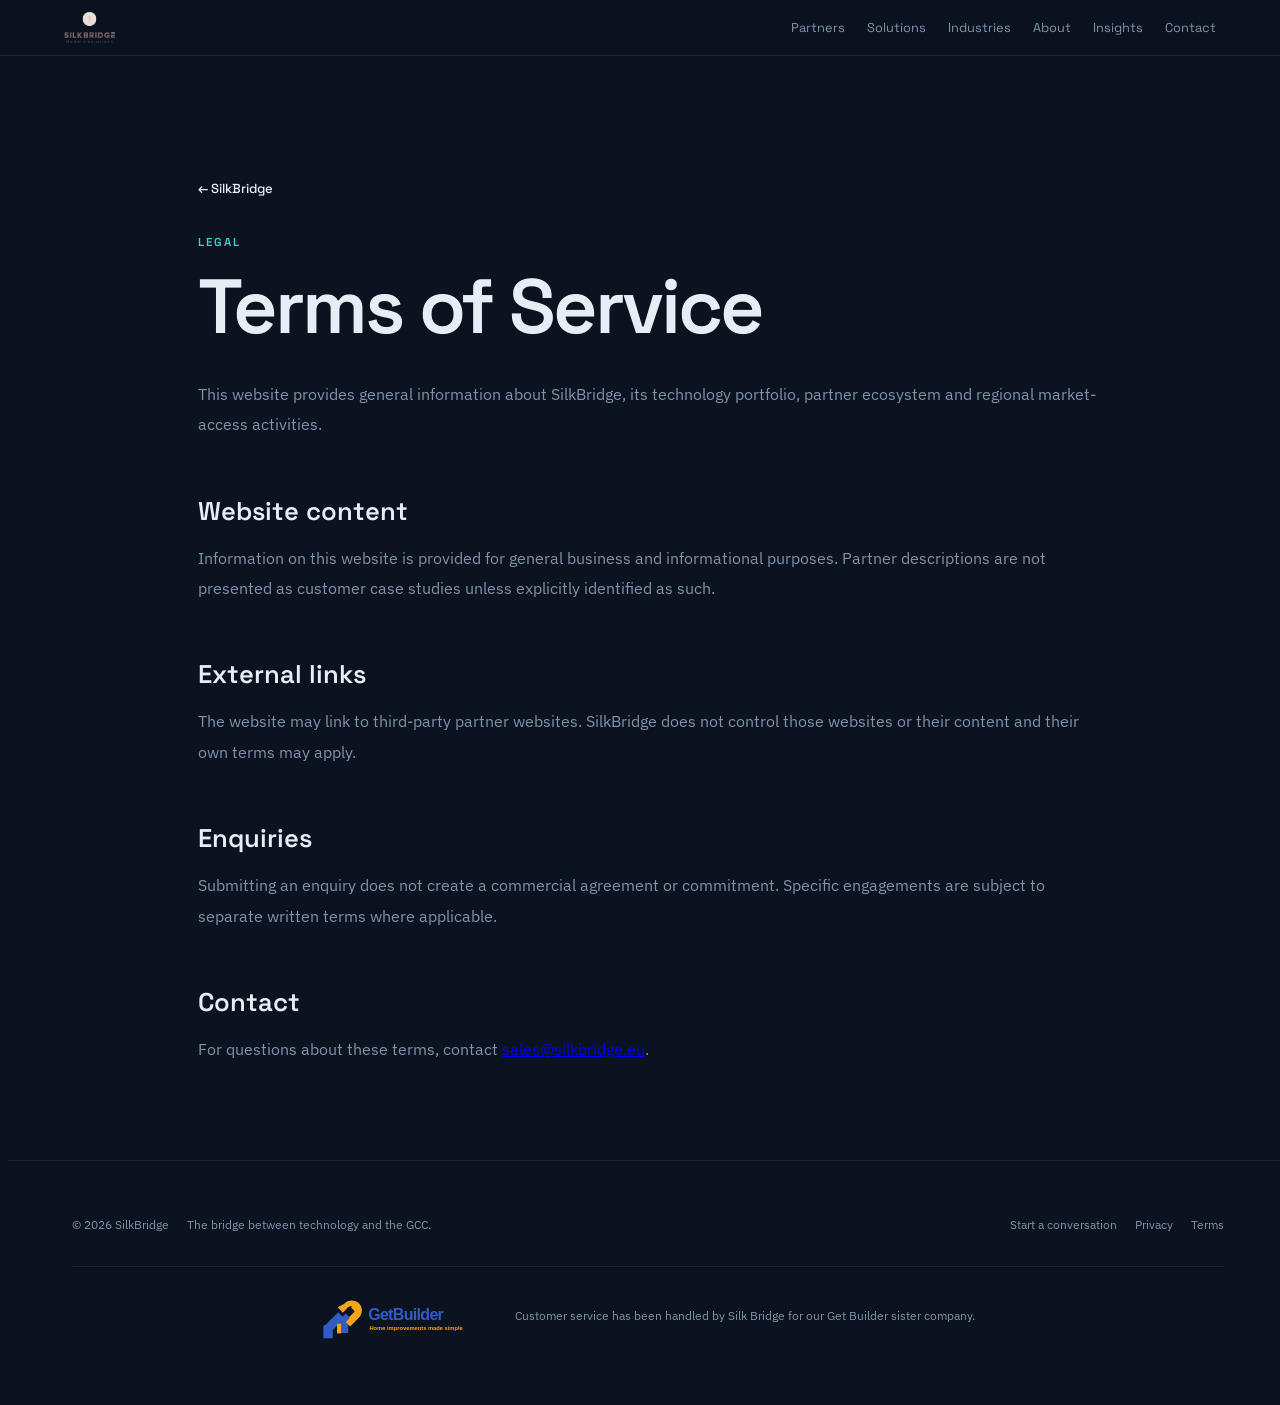
<file: terms.html>
<!doctype html><html lang="en"><head><meta charset="utf-8"><meta name="viewport" content="width=device-width,initial-scale=1"><link rel="icon" type="image/png" href="assets/brand/silkbridge-logo-trim.png"><title>Terms of Service | SilkBridge</title><meta name="description" content="SilkBridge website terms of service."><meta property="og:title" content="Terms of Service | SilkBridge"><meta property="og:description" content="SilkBridge website terms of service."><meta property="og:type" content="website"><meta property="og:image" content="https://silkbridge.eu/assets/photos/10-worldmap-meeting.jpg"><meta property="og:image:alt" content="SilkBridge technology distribution and GCC market access"><meta name="twitter:card" content="summary_large_image"><meta name="twitter:title" content="Terms of Service | SilkBridge"><meta name="twitter:description" content="SilkBridge website terms of service."><meta name="twitter:image" content="https://silkbridge.eu/assets/photos/10-worldmap-meeting.jpg"><link rel="preconnect" href="https://fonts.googleapis.com"><link href="https://fonts.googleapis.com/css2?family=Space+Grotesk:wght@500;600;700&family=IBM+Plex+Sans:wght@400;500;600&family=DM+Mono:wght@400;500&display=swap" rel="stylesheet"><link rel="stylesheet" href="assets/css/ecosystem.css">  <link rel="canonical" href="https://silkbridge.eu/terms.html"></head><body class="eco-page"><main><section class="eco-profile"><div class="eco-shell eco-article"><a class="eco-link" href="index.html">← SilkBridge</a><span class="eco-kicker" style="display:block;margin-top:40px">Legal</span><h1>Terms of Service</h1><p>This website provides general information about SilkBridge, its technology portfolio, partner ecosystem and regional market-access activities.</p><h2>Website content</h2><p>Information on this website is provided for general business and informational purposes. Partner descriptions are not presented as customer case studies unless explicitly identified as such.</p><h2>External links</h2><p>The website may link to third-party partner websites. SilkBridge does not control those websites or their content and their own terms may apply.</p><h2>Enquiries</h2><p>Submitting an enquiry does not create a commercial agreement or commitment. Specific engagements are subject to separate written terms where applicable.</p><h2>Contact</h2><p>For questions about these terms, contact <a href="mailto:sales@silkbridge.eu">sales@silkbridge.eu</a>.</p></div></section></main><script type="module">import{renderNav,renderFooter}from"./assets/js/ecosystem-ui.js";renderNav();renderFooter();</script></body></html>
</file>
<file: assets/css/ecosystem.css>
:root{--bg:#0B1220;--surface:#121C2E;--surface2:#182741;--teal:#3FD0C9;--gold:#C9A227;--text:#E8EDF5;--muted:#8291AA;--line:rgba(232,237,245,.09);--max:1240px}
.eco-page{background:var(--bg);color:var(--text);min-height:100vh;font-family:"IBM Plex Sans",sans-serif}.eco-shell{width:min(var(--max),90vw);margin:auto}.eco-header{padding:150px 0 70px;border-bottom:1px solid var(--line);background:radial-gradient(circle at 80% 20%,rgba(63,208,201,.12),transparent 30%),radial-gradient(circle at 20% 10%,rgba(201,162,39,.06),transparent 24%)}.eco-kicker{color:var(--teal);font:600 .72rem/1 "Space Grotesk";text-transform:uppercase;letter-spacing:.18em}.eco-title{font:600 clamp(2.8rem,7vw,6.4rem)/.96 "Space Grotesk";letter-spacing:-.04em;max-width:980px;margin:20px 0}.eco-lead{max-width:760px;color:var(--muted);font-size:1.08rem;line-height:1.8}.eco-toolbar{display:flex;gap:12px;flex-wrap:wrap;align-items:center;margin:38px 0}.eco-search{flex:1;min-width:240px;background:var(--surface);border:1px solid var(--line);color:var(--text);padding:14px 16px;border-radius:999px;outline:none}.eco-search:focus{border-color:var(--teal)}.eco-filter{border:1px solid var(--line);background:transparent;color:var(--muted);padding:11px 14px;border-radius:999px;cursor:pointer}.eco-filter.active,.eco-filter:hover{color:var(--text);border-color:var(--teal);background:rgba(63,208,201,.06)}.eco-count{margin-left:auto;color:var(--muted);font-size:.8rem}.eco-grid{display:grid;grid-template-columns:repeat(3,1fr);gap:1px;background:var(--line);border:1px solid var(--line)}.eco-card{background:var(--bg);padding:28px;min-height:260px;transition:transform .25s,border-color .25s,background .25s}.eco-card:hover{background:var(--surface);transform:translateY(-3px)}.eco-index{font:500 .72rem "DM Mono";color:var(--gold)}.eco-card h3{font:600 1.35rem "Space Grotesk";margin:28px 0 10px}.eco-card p{color:var(--muted);line-height:1.65;font-size:.9rem}.eco-tags{display:flex;gap:7px;flex-wrap:wrap;margin-top:18px}.eco-tag{font-size:.7rem;color:var(--teal);border:1px solid rgba(63,208,201,.25);padding:5px 8px}.eco-link{display:inline-flex;align-items:center;gap:8px;margin-top:22px;color:var(--text);text-decoration:none;font:500 .82rem "Space Grotesk"}.eco-section{padding:90px 0;border-top:1px solid var(--line)}.eco-section h2{font:600 clamp(2rem,4vw,3.5rem)/1 "Space Grotesk";max-width:750px;margin:14px 0}.eco-section p{color:var(--muted);line-height:1.75;max-width:760px}.eco-split{display:grid;grid-template-columns:.8fr 1.2fr;gap:70px;align-items:start}.eco-list{display:grid;grid-template-columns:repeat(2,1fr);gap:1px;background:var(--line);border:1px solid var(--line)}.eco-item{background:var(--surface);padding:22px}.eco-item strong{display:block;font:600 .95rem "Space Grotesk"}.eco-item span{display:block;margin-top:8px;color:var(--muted);font-size:.82rem;line-height:1.55}.eco-cta{margin-top:42px;padding:34px;border:1px solid var(--line);background:linear-gradient(135deg,var(--surface),rgba(24,39,65,.45));display:flex;justify-content:space-between;gap:20px;align-items:center}.eco-btn{display:inline-flex;align-items:center;gap:9px;padding:12px 18px;background:var(--teal);color:#0b1220;text-decoration:none;font:600 .82rem "Space Grotesk";border-radius:999px}.eco-btn.alt{background:transparent;color:var(--text);border:1px solid var(--line)}.eco-profile{padding:150px 0 80px}.eco-profile-grid{display:grid;grid-template-columns:1fr 1fr;gap:60px}.eco-profile h1{font:600 clamp(3rem,6vw,6rem)/.95 "Space Grotesk";letter-spacing:-.04em;margin:18px 0}.eco-profile .meta{color:var(--teal);font:500 .78rem "DM Mono"}.eco-panel{border:1px solid var(--line);padding:30px;background:var(--surface)}.eco-panel h3{font:600 1.1rem "Space Grotesk";margin-bottom:18px}.eco-panel ul{list-style:none;padding:0;margin:0;display:grid;gap:10px}.eco-panel li{padding:10px 0;border-bottom:1px solid var(--line);color:var(--muted)}.eco-panel li:last-child{border-bottom:0}.eco-note{font-size:.75rem;color:var(--muted);padding:14px 0;border-top:1px solid var(--line)}.eco-article{max-width:900px}.eco-article h1{font:600 clamp(2.8rem,6vw,5.4rem)/.98 "Space Grotesk";margin:20px 0 35px}.eco-article h2{font:600 1.6rem "Space Grotesk";margin:55px 0 14px}.eco-article p,.eco-article li{color:var(--muted);line-height:1.9}.eco-article ul{padding-left:20px}.eco-form{display:grid;gap:14px}.eco-form input,.eco-form select,.eco-form textarea{width:100%;background:var(--surface);border:1px solid var(--line);color:var(--text);padding:14px 16px;font:400 .92rem "IBM Plex Sans";outline:none}.eco-form input:focus,.eco-form select:focus,.eco-form textarea:focus{border-color:var(--teal)}.eco-form textarea{min-height:160px;resize:vertical}.eco-form-row{display:grid;grid-template-columns:1fr 1fr;gap:14px}.eco-footer{padding:55px 0;border-top:1px solid var(--line);color:var(--muted);font-size:.78rem}.eco-footer a{color:var(--muted);text-decoration:none}.eco-footer-main{display:flex;justify-content:space-between;gap:20px;flex-wrap:wrap;align-items:center}.eco-footer-main>div{display:flex;gap:18px;flex-wrap:wrap}.eco-sister{margin-top:34px;padding-top:24px;border-top:1px solid var(--line);display:flex;align-items:center;justify-content:center;gap:24px;flex-wrap:wrap;text-align:left}.eco-sister-logo{width:170px;display:flex;align-items:center;justify-content:center}.eco-sister-logo img{display:block;width:100%;height:auto;max-height:62px;object-fit:contain}.eco-sister p{margin:0;color:var(--muted);font-size:.78rem;line-height:1.6;max-width:620px}.eco-nav{position:fixed;left:0;right:0;top:0;z-index:20;padding:12px 5%;background:rgba(11,18,32,.78);backdrop-filter:blur(16px);border-bottom:1px solid var(--line)}.eco-nav-inner{width:min(1200px,100%);margin:auto;display:flex;justify-content:space-between;align-items:center;gap:30px}.eco-nav a{color:var(--muted);text-decoration:none;font:.8rem "Space Grotesk";margin-left:22px;transition:color .2s}.eco-nav a:hover,.eco-nav a.active{color:var(--text)}.eco-nav a.active{position:relative}.eco-nav a.active:after{content:"";position:absolute;left:0;right:0;bottom:-9px;height:1px;background:var(--teal)}.eco-brand{display:flex!important;align-items:center;font:600 1.15rem "Space Grotesk";color:var(--text)!important;margin-left:0!important}.eco-brand img{display:block;width:auto;height:31px;max-width:150px;object-fit:contain}.eco-nav-right{display:flex;align-items:center}.eco-menu{display:none;align-items:center;gap:7px;border:1px solid var(--line);background:rgba(18,28,46,.72);color:var(--text);padding:8px 10px;border-radius:999px;font:500 .7rem "Space Grotesk"}.eco-menu span{display:block;width:12px;height:1px;background:var(--text)}.eco-menu b{font-weight:500;margin-left:2px}.eco-empty{grid-column:1/-1;padding:70px;text-align:center;color:var(--muted);background:var(--bg)}
/* ---------- INTERACTIVE ECOSYSTEM ---------- */
.partner-links-section{background:linear-gradient(180deg,rgba(18,28,46,.42),var(--bg));padding-top:74px}
.partner-link-panel{border:1px solid var(--line);background:linear-gradient(120deg,rgba(24,39,65,.7),rgba(18,28,46,.45));border-radius:16px;overflow:hidden}
.partner-link-main{display:flex;justify-content:space-between;align-items:center;gap:30px;padding:26px 30px;text-decoration:none;color:var(--text);transition:background .3s,border-color .3s,transform .3s}
.partner-link-main:hover{background:rgba(63,208,201,.055)}
.partner-link-main span{display:grid;gap:6px}
.partner-link-main small{font:500 .6rem "DM Mono";letter-spacing:.15em;color:var(--teal)}
.partner-link-main strong{font:600 1.5rem "Space Grotesk"}
.partner-link-main em{font:400 .8rem "DM Mono";font-style:normal;color:var(--muted);word-break:break-all}
.partner-link-main>b{font-size:1.4rem;color:var(--gold);font-weight:400}
.partner-link-main.unavailable{cursor:default}
.partner-link-main.unavailable em{font-family:"IBM Plex Sans"}
.ecosystem-hero{padding-bottom:54px;overflow:hidden}
.eco-hero-grid{display:grid;grid-template-columns:.9fr 1.1fr;gap:40px;align-items:center}
.eco-hero-stats{display:flex;gap:38px;margin-top:42px;flex-wrap:wrap}
.eco-hero-stats div{display:grid;gap:4px}
.eco-hero-stats strong{font:600 1.5rem "Space Grotesk";color:var(--text)}
.eco-hero-stats span{font-size:.72rem;color:var(--muted)}
.ecosystem-visual{position:relative;min-height:520px;display:flex;align-items:center;justify-content:center;border:1px solid var(--line);background:radial-gradient(circle at 50% 50%,rgba(63,208,201,.07),transparent 44%),linear-gradient(180deg,rgba(18,28,46,.4),rgba(11,18,32,.1));border-radius:22px;overflow:hidden}
.ecosystem-visual:before,.ecosystem-visual:after{content:"";position:absolute;inset:11%;border:1px solid rgba(63,208,201,.08);border-radius:50%;pointer-events:none}
.ecosystem-visual:after{inset:23%;border-color:rgba(201,162,39,.06)}
.ecosystem-visual svg{width:100%;height:auto;max-height:520px;overflow:visible}
.ecosystem-orbit{position:absolute;border:1px solid rgba(63,208,201,.08);border-radius:50%;pointer-events:none}
.orbit-a{width:340px;height:340px;animation:orbitSpin 22s linear infinite}
.orbit-b{width:430px;height:430px;border-color:rgba(201,162,39,.06);animation:orbitSpin 34s linear reverse infinite}
@keyframes orbitSpin{to{transform:rotate(360deg)}}
.graph-connector{fill:none;stroke-width:1.2;stroke-dasharray:5 8;opacity:.75;animation:flowPath 4.5s linear infinite}
.graph-connector.teal,.partner-connector.teal{stroke:rgba(63,208,201,.58)}
.graph-connector.gold,.partner-connector.gold{stroke:rgba(201,162,39,.52)}
.partner-connector{stroke-width:1;opacity:.45}
@keyframes flowPath{to{stroke-dashoffset:-52}}
.graph-node{outline:none}
.graph-node.vertical-node{cursor:pointer}
.node-ring{fill:rgba(11,18,32,.92);stroke:currentColor;stroke-width:1.5}
.vertical-node.teal{color:var(--teal)}.vertical-node.gold{color:var(--gold)}
.node-core{fill:currentColor;filter:drop-shadow(0 0 8px currentColor)}
.node-label{fill:var(--text);font:600 13px "Space Grotesk";letter-spacing:.02em}
.partner-node{cursor:pointer}
.partner-dot{fill:var(--bg);stroke:currentColor;stroke-width:1.5}
.partner-node.teal{color:var(--teal)}.partner-node.gold{color:var(--gold)}
.partner-node:hover .partner-dot{fill:currentColor}
.partner-label{fill:var(--muted);font:500 9px "IBM Plex Sans";text-anchor:middle}
.partner-node:hover .partner-label{fill:var(--text)}
.graph-core{filter:drop-shadow(0 0 22px rgba(63,208,201,.11))}
.core-halo{fill:none;stroke:rgba(63,208,201,.16);stroke-width:1;stroke-dasharray:2 7}
.core-disc{fill:rgba(10,17,40,.98);stroke:var(--teal);stroke-width:1.5}
.core-title{fill:var(--text);font:600 14px "Space Grotesk"}
.core-sub{fill:var(--teal);font:500 8px "DM Mono";letter-spacing:.2em}
.graph-connector.dimmed,.partner-connector.dimmed,.graph-node.dimmed{opacity:.12}
.ecosystem-visual-caption{position:absolute;left:50%;bottom:14px;transform:translateX(-50%);display:flex;gap:8px;align-items:center;white-space:nowrap;color:var(--muted);font:500 9px "Space Grotesk";letter-spacing:.13em;text-transform:uppercase;background:rgba(11,18,32,.72);border:1px solid var(--line);backdrop-filter:blur(8px);padding:7px 10px;border-radius:999px}
.ecosystem-visual-caption b{color:var(--gold);font-weight:500}
.eco-section-head{display:flex;justify-content:space-between;gap:28px;align-items:end;margin-bottom:26px}
.eco-toolbar-filters{margin:0;flex:1}
.eco-search-wrap{flex:1;min-width:280px}
.eco-search-wrap .eco-search{width:100%}
.ecosystem-grid{grid-template-columns:repeat(4,1fr);gap:1px}
.ecosystem-card{min-height:340px;display:flex;flex-direction:column;padding:22px;position:relative;animation:cardIn .55s both;animation-delay:calc(var(--i)*.035s)}
@keyframes cardIn{from{opacity:0;transform:translateY(18px)}to{opacity:1;transform:none}}
.ecosystem-card-top{display:flex;justify-content:space-between;gap:12px;align-items:start}
.ecosystem-status{font:500 .58rem "DM Mono";letter-spacing:.12em;color:var(--muted);border:1px solid var(--line);padding:5px 7px}
.ecosystem-status{opacity:.85}
.partner-logo-frame{height:72px;width:100%;display:flex;align-items:center;justify-content:flex-start;margin:20px 0 6px}
.partner-logo-frame img{max-width:170px;max-height:60px;width:auto;height:auto;object-fit:contain}
.partner-site-mini{display:inline-flex;align-items:center;width:max-content;margin:12px 0 2px;font:500 .65rem "DM Mono";letter-spacing:.04em;color:var(--teal);text-decoration:none}.partner-site-mini:hover{text-decoration:underline}.partner-site-mini.muted{color:var(--muted);cursor:default}.ecosystem-card h3{margin:8px 0 8px}
.ecosystem-card p{margin-bottom:0}
.ecosystem-card .eco-link{margin-top:auto;padding-top:18px}
.ecosystem-spotlight{background:linear-gradient(180deg,var(--bg),rgba(18,28,46,.45))}
.spotlight-grid{display:grid;grid-template-columns:repeat(4,1fr);gap:12px;margin-top:30px}
.spotlight-card{position:relative;min-height:220px;padding:22px;background:var(--surface);border:1px solid var(--line);text-decoration:none;color:var(--text);display:flex;flex-direction:column;transition:transform .35s,border-color .25s,background .25s}
.spotlight-card:hover{transform:translateY(-6px);border-color:rgba(63,208,201,.45);background:var(--surface2)}
.spotlight-card .partner-logo-frame{height:64px;margin:18px 0 10px}
.spotlight-card .partner-logo-frame img{max-width:145px;max-height:52px}
.spotlight-card h3{font-size:1.15rem;margin-bottom:7px}.spotlight-card p{font-size:.78rem;line-height:1.55;color:var(--muted)}
.spotlight-arrow{position:absolute;right:20px;top:20px;color:var(--teal);font-size:1rem}
.ecosystem-explorer{padding-top:82px}
.sr-only{position:absolute;width:1px;height:1px;padding:0;margin:-1px;overflow:hidden;clip:rect(0,0,0,0);white-space:nowrap;border:0}
@media(max-width:1100px){.eco-hero-grid{grid-template-columns:1fr}.ecosystem-visual{min-height:470px}.ecosystem-grid{grid-template-columns:repeat(3,1fr)}.spotlight-grid{grid-template-columns:repeat(2,1fr)}}
@media(max-width:900px){.eco-grid{grid-template-columns:repeat(2,1fr)}.eco-split,.eco-profile-grid{grid-template-columns:1fr;gap:36px}.eco-title{font-size:clamp(2.7rem,12vw,5rem)}}@media(max-width:900px){.eco-nav{padding:10px 4%}.eco-brand img{height:27px}.eco-menu{display:flex}.eco-nav-right{position:absolute;left:4%;right:4%;top:calc(100% + 8px);display:flex;flex-direction:column;align-items:stretch;gap:0;padding:10px;background:rgba(11,18,32,.97);border:1px solid var(--line);box-shadow:0 18px 50px rgba(0,0,0,.35);opacity:0;visibility:hidden;transform:translateY(-8px);transition:.2s ease}.eco-nav-right.open{opacity:1;visibility:visible;transform:translateY(0)}.eco-nav-right a{margin:0;padding:13px 12px;border-bottom:1px solid var(--line)}.eco-nav-right a:last-child{border-bottom:0}.eco-nav-right a.active:after{display:none}.eco-sister{flex-direction:column;text-align:center;gap:14px}.eco-sister-logo{width:190px}.eco-header{padding-top:125px}.eco-grid{grid-template-columns:1fr}.eco-list,.eco-form-row{grid-template-columns:1fr}.eco-cta{flex-direction:column;align-items:flex-start}.eco-shell{width:min(92vw,var(--max))}}
@media(prefers-reduced-motion:reduce){.eco-card{transition:none}.orbit-a,.orbit-b,.graph-connector,.ecosystem-card,.hero-scroll-cue{animation:none!important}.ecosystem-card{opacity:1!important;transform:none!important}}

/* Solution + industry partner pathways */
.eco-card-partners{margin-top:22px;padding-top:16px;border-top:1px solid rgba(255,255,255,.08)}
.eco-card-label{display:block;font:500 .68rem/1.4 "DM Mono",monospace;letter-spacing:.12em;text-transform:uppercase;color:var(--muted);margin-bottom:10px}
.eco-card-partner-list{display:flex;flex-wrap:wrap;gap:7px}
.eco-mini-link,.eco-site-link{display:inline-flex;align-items:center;gap:5px;color:var(--text);text-decoration:none;border:1px solid rgba(255,255,255,.1);border-radius:999px;padding:7px 10px;font-size:.78rem;transition:all .2s ease}
.eco-mini-link:hover,.eco-mini-link:focus-visible,.eco-site-link:hover,.eco-site-link:focus-visible{border-color:var(--teal);color:var(--teal);outline:none}
.eco-card-actions{display:flex;flex-wrap:wrap;align-items:center;gap:12px;margin-top:20px}
.eco-site-link{color:var(--gold);border-color:rgba(201,162,39,.25)}
.eco-site-pending{font:500 .68rem/1.4 "DM Mono",monospace;color:var(--muted);letter-spacing:.06em;text-transform:uppercase}
.eco-section-note{max-width:720px;color:var(--muted);margin:10px 0 0}
.eco-tag-link{text-decoration:none;color:inherit;cursor:pointer}
.eco-tag-link:hover{border-color:var(--teal);color:var(--teal)}
@media(max-width:700px){.eco-card-actions{align-items:flex-start;flex-direction:column;gap:9px}.eco-mini-link{font-size:.74rem}}
@media(prefers-reduced-motion:reduce){.eco-mini-link,.eco-site-link{transition:none}}


/* 2026-10 launch hardening: partner profiles, ecosystem scale and mobile containment */
html,body{width:100%;max-width:100%;overflow-x:hidden}
.eco-page,.eco-page main,.eco-shell,.eco-grid,.eco-card,.eco-panel,.eco-split>*{min-width:0}
.eco-page img,.eco-page svg,.eco-page video,.eco-page canvas{max-width:100%}
.partner-visual-stack{display:grid;gap:16px;min-width:0}
.partner-hero-visual{min-height:330px;border:1px solid var(--line);background:radial-gradient(circle at 50% 40%,rgba(63,208,201,.14),transparent 36%),linear-gradient(145deg,rgba(24,39,65,.88),rgba(11,18,32,.96));display:flex;flex-direction:column;align-items:center;justify-content:center;gap:30px;padding:34px;position:relative;overflow:hidden}
.partner-hero-visual:before,.partner-hero-visual:after{content:"";position:absolute;border:1px solid rgba(63,208,201,.11);border-radius:50%;width:280px;height:280px}
.partner-hero-visual:after{width:390px;height:390px;border-color:rgba(201,162,39,.08)}
.partner-logo-large{position:relative;z-index:2;width:min(290px,78%);min-height:125px;padding:26px;background:#fff;border-radius:18px;display:flex;align-items:center;justify-content:center;box-shadow:0 24px 60px rgba(0,0,0,.28)}
.partner-logo-large img{display:block;max-width:100%;max-height:82px;width:auto;height:auto;object-fit:contain}
.partner-visual-meta{position:relative;z-index:2;display:grid;gap:8px;text-align:center}
.partner-visual-meta span{color:var(--text);font:600 .95rem "Space Grotesk"}
.partner-visual-meta b{color:var(--teal);font:500 .62rem "DM Mono";letter-spacing:.12em}
.partner-gcc-section{background:radial-gradient(circle at 80% 20%,rgba(201,162,39,.05),transparent 30%)}
.ecosystem-hero .eco-hero-grid{grid-template-columns:1fr;gap:48px}
.ecosystem-hero .eco-hero-grid>div:first-child{max-width:860px}
.ecosystem-visual{min-height:760px;padding:24px 30px 54px}
.ecosystem-visual svg{max-height:650px;width:min(100%,1080px);overflow:visible}
.partner-dot{stroke-width:2}
.partner-label{font:600 10.5px "IBM Plex Sans";paint-order:stroke;stroke:rgba(11,18,32,.96);stroke-width:3px;stroke-linejoin:round;pointer-events:none}
.node-label{font-size:14px;paint-order:stroke;stroke:rgba(11,18,32,.96);stroke-width:4px;stroke-linejoin:round;pointer-events:none}
.core-title{font-size:16px}
.core-sub{font-size:9px}
.mobile-ecosystem{display:none}
@media(max-width:700px){
  .eco-shell{width:calc(100% - 28px);max-width:100%}
  .eco-header{padding:112px 0 54px}
  .eco-title{font-size:clamp(2.25rem,12vw,3.55rem);overflow-wrap:anywhere}
  .eco-lead{font-size:.96rem;line-height:1.7}
  .eco-section{padding:64px 0}
  .eco-card,.eco-panel,.eco-item{padding:20px}
  .eco-toolbar,.eco-toolbar-filters{width:100%;max-width:100%;min-width:0}
  .eco-search-wrap,.eco-search{min-width:0;width:100%}
  .eco-count{margin-left:0;width:100%}
  .eco-btn,.eco-link,.eco-mini-link,.eco-site-link{max-width:100%;white-space:normal}
  .eco-tags{max-width:100%}
  .eco-tag{max-width:100%;overflow-wrap:anywhere}
  .eco-profile{padding:118px 0 58px}
  .eco-profile h1{font-size:clamp(2.5rem,14vw,4rem);overflow-wrap:anywhere}
  .partner-actions{width:100%}
  .partner-actions .eco-btn{justify-content:center}
  .partner-hero-visual{min-height:260px;padding:24px 18px}
  .partner-logo-large{width:min(250px,86%);min-height:105px;padding:20px}
  .partner-logo-large img{max-height:68px}
  .ecosystem-hero{overflow:hidden}
  .ecosystem-visual{min-height:auto;padding:18px;display:block;overflow:hidden}
  .ecosystem-visual svg,.ecosystem-orbit,.ecosystem-visual:before,.ecosystem-visual:after{display:none}
  .ecosystem-visual-caption{position:static;transform:none;margin:16px auto 0;width:max-content;max-width:100%;white-space:normal;justify-content:center;flex-wrap:wrap;text-align:center}
  .mobile-ecosystem{display:grid;gap:10px;width:100%}
  .mobile-eco-group{border:1px solid var(--line);background:rgba(18,28,46,.6);min-width:0}
  .mobile-eco-head{width:100%;display:grid;grid-template-columns:auto 1fr auto;gap:12px;align-items:center;text-align:left;padding:16px;border:0;background:transparent;color:var(--text)}
  .mobile-eco-head span{font:500 .66rem "DM Mono";color:var(--gold)}
  .mobile-eco-head strong{font:600 .9rem "Space Grotesk";min-width:0}
  .mobile-eco-head b{color:var(--teal);font-size:1.25rem;font-weight:400;transition:transform .2s}
  .mobile-eco-partners{display:none;padding:0 14px 14px;grid-template-columns:1fr;gap:7px}
  .mobile-eco-group.open .mobile-eco-partners{display:grid}
  .mobile-eco-group.open .mobile-eco-head b{transform:rotate(45deg)}
  .mobile-eco-partners a{display:flex;justify-content:space-between;gap:12px;min-width:0;padding:11px 12px;border:1px solid var(--line);color:var(--muted);text-decoration:none;font:.78rem "IBM Plex Sans";overflow-wrap:anywhere}
  .mobile-eco-partners a span{color:var(--teal)}
}


/* Shared visual polish for the inner experience */
.eco-header{position:relative;overflow:hidden}
.eco-header:before{content:"";position:absolute;inset:0;pointer-events:none;background-image:linear-gradient(rgba(232,237,245,.025) 1px,transparent 1px),linear-gradient(90deg,rgba(232,237,245,.025) 1px,transparent 1px);background-size:42px 42px;mask-image:linear-gradient(to bottom,rgba(0,0,0,.8),transparent 88%)}
.eco-header .eco-shell{position:relative;z-index:1}
.eco-card{position:relative;overflow:hidden}
.eco-card:before{content:"";position:absolute;left:0;top:0;width:0;height:1px;background:linear-gradient(90deg,var(--teal),var(--gold));transition:width .35s ease}
.eco-card:hover:before{width:100%}
.eco-item{position:relative;overflow:hidden}
.eco-item:after{content:"";position:absolute;left:0;bottom:0;width:34px;height:1px;background:var(--teal);opacity:.35}
@media(max-width:700px){
  .eco-section-head{flex-direction:column;align-items:flex-start;gap:12px}
  .partner-link-main{flex-direction:column;align-items:flex-start;padding:22px}
  .partner-link-main>b{align-self:flex-end}
  .spotlight-grid{grid-template-columns:1fr}
  .eco-empty{padding:42px 18px}
}


/* QA launch fixes */
.solution-model-grid{margin-top:32px;grid-template-columns:repeat(5,minmax(0,1fr))}
.graph-node:focus-visible .node-ring,.graph-node:focus-visible .partner-dot{stroke-width:3;filter:drop-shadow(0 0 8px currentColor)}
.eco-filter:focus-visible,.mobile-eco-head:focus-visible,.eco-menu:focus-visible{outline:2px solid var(--teal);outline-offset:3px}
@media(max-width:900px){.solution-model-grid{grid-template-columns:repeat(2,minmax(0,1fr))}}
@media(max-width:600px){.solution-model-grid{grid-template-columns:1fr}}

.eco-footer-links{display:flex;gap:18px;align-items:center;flex-wrap:wrap}.eco-footer-links a:hover,.eco-footer-links a:focus-visible{color:var(--text)}.eco-form-privacy{margin:0!important;color:var(--muted)!important;font-size:.74rem!important;line-height:1.55!important}.eco-form-privacy a{color:var(--text)}
</file>
